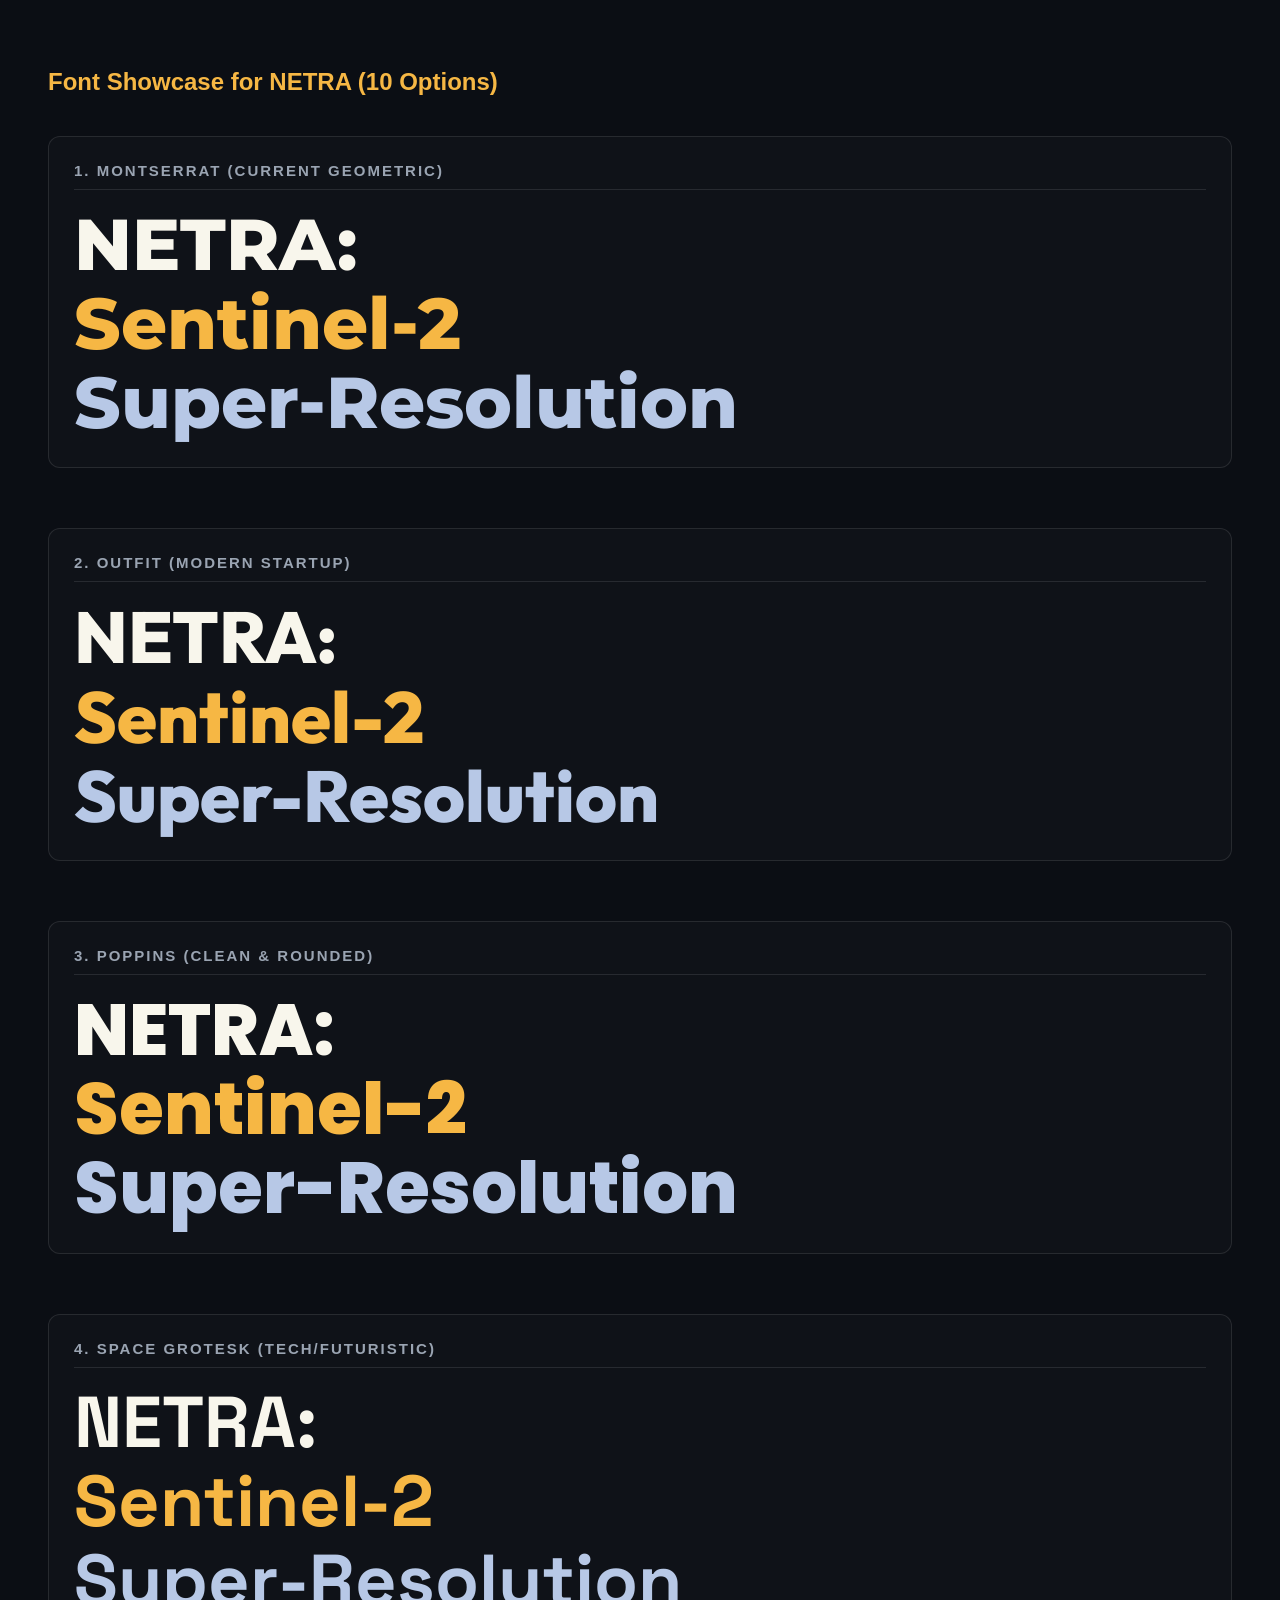
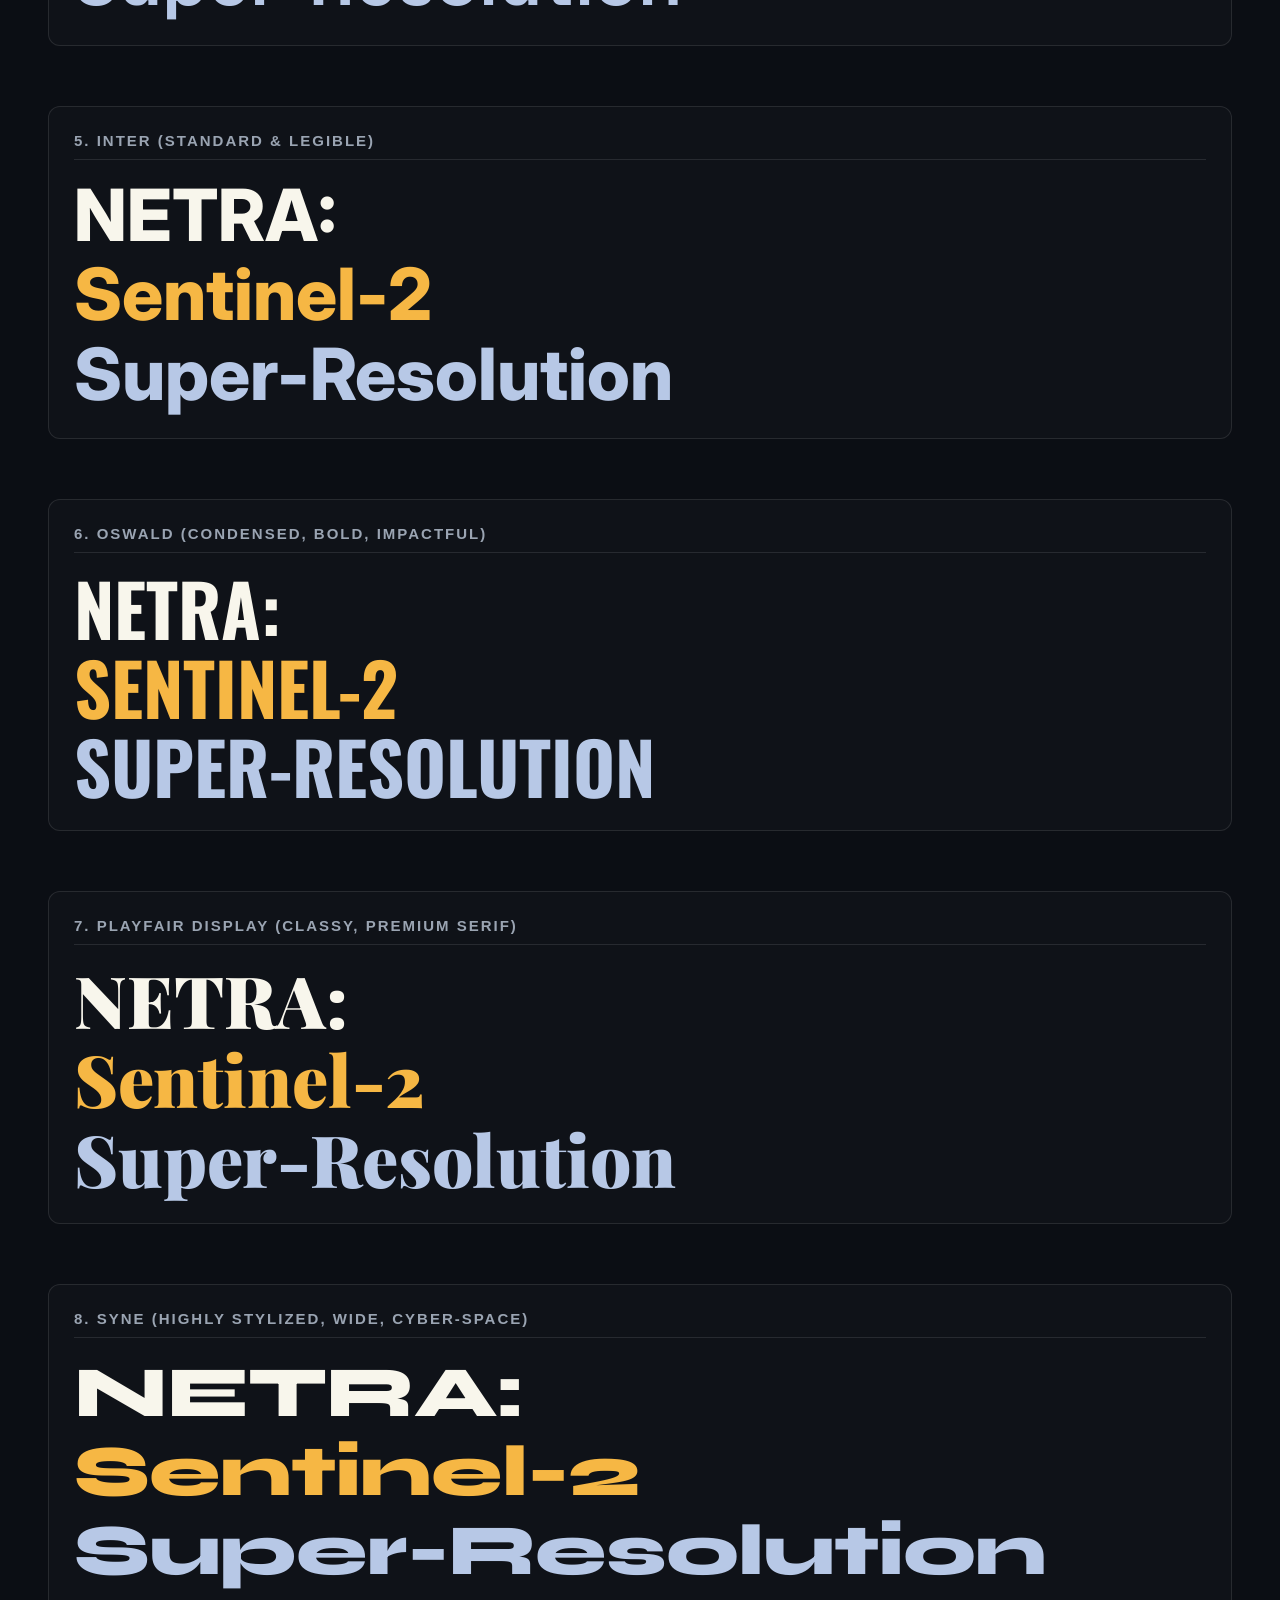
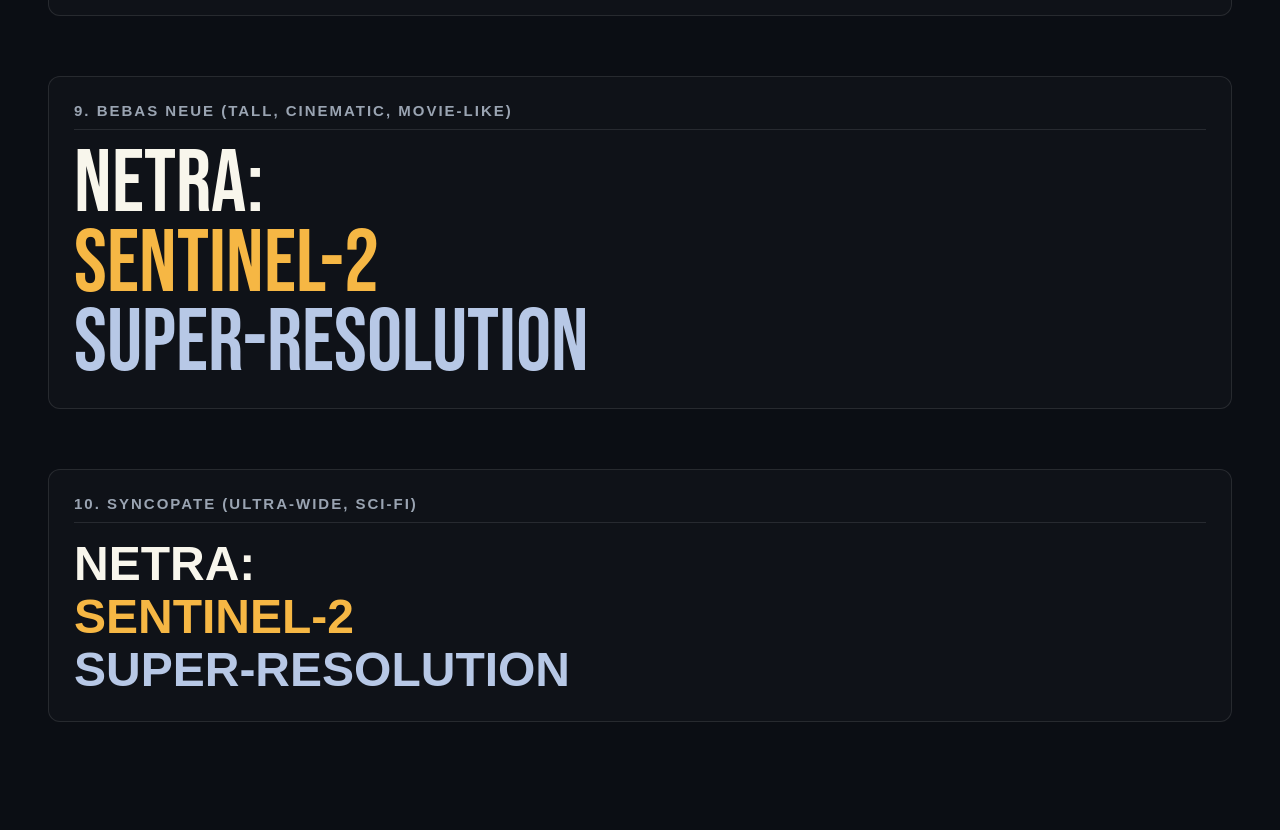
<file: frontend/fonts-preview.html>
<!DOCTYPE html>
<html lang='en'>
<head>
    <meta charset='UTF-8'>
    <title>Font Preview (Extended)</title>
    <link rel='preconnect' href='https://fonts.googleapis.com'>
    <link rel='preconnect' href='https://fonts.gstatic.com' crossorigin>
    <link href='https://fonts.googleapis.com/css2?family=Montserrat:wght@800&family=Outfit:wght@800&family=Poppins:wght@800&family=Space+Grotesk:wght@700&family=Inter:wght@800&family=Oswald:wght@700&family=Playfair+Display:wght@700;900&family=Syne:wght@700;800&family=Bebas+Neue&family=Syncopate:wght@700&display=swap' rel='stylesheet'>
    <style>
        body { background: #0B0E14; color: #fff; font-family: sans-serif; padding: 40px; }
        .preview-box { margin-bottom: 60px; padding: 25px; border: 1px solid rgba(255,255,255,0.1); border-radius: 12px; background: rgba(255,255,255,0.02); }
        .font-name { font-size: 15px; color: #9AA4B2; margin-bottom: 15px; text-transform: uppercase; letter-spacing: 2px; font-weight: bold; border-bottom: 1px solid rgba(255,255,255,0.1); padding-bottom: 10px; }
        .title { font-size: 4.5rem; line-height: 1.1; margin: 0; color: #F8F6EC; }
        .gold { color: #F6B744; }
        .blue { color: #B7C8E6; }
        
        .f-montserrat { font-family: 'Montserrat', sans-serif; font-weight: 800; }
        .f-outfit { font-family: 'Outfit', sans-serif; font-weight: 800; }
        .f-poppins { font-family: 'Poppins', sans-serif; font-weight: 800; }
        .f-space { font-family: 'Space Grotesk', sans-serif; font-weight: 700; }
        .f-inter { font-family: 'Inter', sans-serif; font-weight: 800; }
        
        .f-oswald { font-family: 'Oswald', sans-serif; font-weight: 700; text-transform: uppercase; }
        .f-playfair { font-family: 'Playfair Display', serif; font-weight: 900; }
        .f-syne { font-family: 'Syne', sans-serif; font-weight: 800; letter-spacing: -1px; }
        .f-bebas { font-family: 'Bebas Neue', sans-serif; font-size: 5.5rem; line-height: 0.9; }
        .f-syncopate { font-family: 'Syncopate', sans-serif; font-weight: 700; font-size: 3rem; text-transform: uppercase; }
    </style>
</head>
<body>
    <h2 style='color: #F6B744; margin-bottom: 40px;'>Font Showcase for NETRA (10 Options)</h2>

    <div class='preview-box'>
        <div class='font-name'>1. Montserrat (Current Geometric)</div>
        <div class='title f-montserrat'>NETRA:<br><span class='gold'>Sentinel-2</span><br><span class='blue'>Super-Resolution</span></div>
    </div>
    <div class='preview-box'>
        <div class='font-name'>2. Outfit (Modern Startup)</div>
        <div class='title f-outfit'>NETRA:<br><span class='gold'>Sentinel-2</span><br><span class='blue'>Super-Resolution</span></div>
    </div>
    <div class='preview-box'>
        <div class='font-name'>3. Poppins (Clean & Rounded)</div>
        <div class='title f-poppins'>NETRA:<br><span class='gold'>Sentinel-2</span><br><span class='blue'>Super-Resolution</span></div>
    </div>
    <div class='preview-box'>
        <div class='font-name'>4. Space Grotesk (Tech/Futuristic)</div>
        <div class='title f-space'>NETRA:<br><span class='gold'>Sentinel-2</span><br><span class='blue'>Super-Resolution</span></div>
    </div>
    <div class='preview-box'>
        <div class='font-name'>5. Inter (Standard & Legible)</div>
        <div class='title f-inter'>NETRA:<br><span class='gold'>Sentinel-2</span><br><span class='blue'>Super-Resolution</span></div>
    </div>
    
    <!-- New Options -->
    <div class='preview-box'>
        <div class='font-name'>6. Oswald (Condensed, Bold, Impactful)</div>
        <div class='title f-oswald'>NETRA:<br><span class='gold'>Sentinel-2</span><br><span class='blue'>Super-Resolution</span></div>
    </div>
    <div class='preview-box'>
        <div class='font-name'>7. Playfair Display (Classy, Premium Serif)</div>
        <div class='title f-playfair'>NETRA:<br><span class='gold'>Sentinel-2</span><br><span class='blue'>Super-Resolution</span></div>
    </div>
    <div class='preview-box'>
        <div class='font-name'>8. Syne (Highly Stylized, Wide, Cyber-Space)</div>
        <div class='title f-syne'>NETRA:<br><span class='gold'>Sentinel-2</span><br><span class='blue'>Super-Resolution</span></div>
    </div>
    <div class='preview-box'>
        <div class='font-name'>9. Bebas Neue (Tall, Cinematic, Movie-like)</div>
        <div class='title f-bebas'>NETRA:<br><span class='gold'>Sentinel-2</span><br><span class='blue'>Super-Resolution</span></div>
    </div>
    <div class='preview-box'>
        <div class='font-name'>10. Syncopate (Ultra-Wide, Sci-Fi)</div>
        <div class='title f-syncopate'>NETRA:<br><span class='gold'>Sentinel-2</span><br><span class='blue'>Super-Resolution</span></div>
    </div>
</body>
</html>
</file>
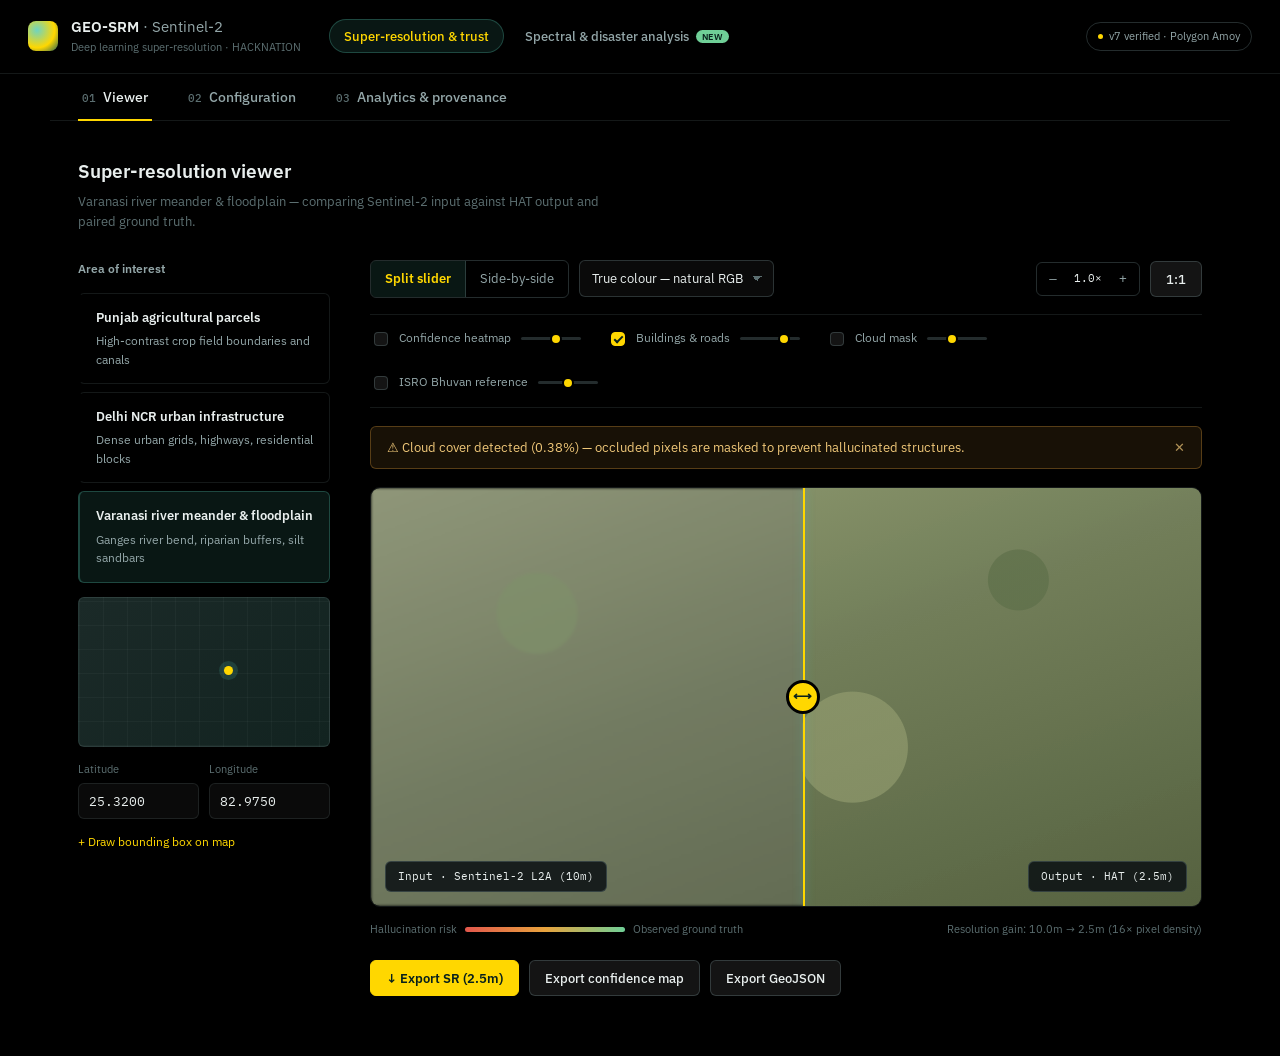
<file: frontend/geo-srm-redesign-v4.html>
<!DOCTYPE html>
<html lang="en">
<head>
<meta charset="UTF-8">
<title>GEO-SRM · Sentinel-2 — Redesign v2</title>
<link rel="preconnect" href="https://fonts.googleapis.com">
<link href="https://fonts.googleapis.com/css2?family=IBM+Plex+Sans:wght@400;500;600&family=IBM+Plex+Mono:wght@400;500&display=swap" rel="stylesheet">
<style>
  :root{
    --bg:#000000;
    --panel:#0A0A0A;
    --panel-raised:#141414;
    --border:rgba(140,170,172,0.14);
    --border-strong:rgba(140,170,172,0.26);
    --text-1:#E9EFEE;
    --text-2:#93A6A8;
    --text-3:#5C6F71;
    --accent:#FFD700;
    --accent-soft:rgba(79,184,166,0.12);
    --warn:#E8A33D;
    --warn-soft:rgba(232,163,61,0.10);
    --risk:#E2574C;
    --good:#6FCF97;
    --radius:10px;
    --radius-sm:6px;
    --sans:'IBM Plex Sans', -apple-system, sans-serif;
    --mono:'IBM Plex Mono', ui-monospace, monospace;
    --maxw:1180px;
  }
  *{box-sizing:border-box;}
  html,body{margin:0;padding:0;}
  body{
    background:var(--bg);color:var(--text-1);font-family:var(--sans);
    font-size:14px;line-height:1.55;-webkit-font-smoothing:antialiased;
  }
  ::selection{background:var(--accent-soft);}

  /* ---------- Header ---------- */
  header{
    display:flex;align-items:center;justify-content:space-between;
    padding:16px 28px;border-bottom:1px solid var(--border);
  }
  .brand{display:flex;align-items:center;gap:13px;}
  .brand-mark{
    width:30px;height:30px;border-radius:8px;flex-shrink:0;
    background:radial-gradient(circle at 30% 30%, #6ED4C2, var(--accent) 60%, #276456);
  }
  .brand-text h1{margin:0;font-size:14.5px;font-weight:600;}
  .brand-text h1 span{color:var(--text-2);font-weight:400;}
  .brand-text p{margin:1px 0 0;font-size:11px;color:var(--text-3);}
  .badge{
    display:flex;align-items:center;gap:6px;padding:5px 11px;border-radius:20px;
    font-size:11px;color:var(--text-2);border:1px solid var(--border-strong);
  }
  .badge .dot{width:5px;height:5px;border-radius:50%;background:var(--accent);}

  /* ---------- Tab nav ---------- */
  nav.tabs{
    display:flex;gap:6px;padding:0 28px;border-bottom:1px solid var(--border);
    max-width:var(--maxw);margin:0 auto;
  }
  nav.tabs button{
    font-family:var(--sans);background:none;border:none;color:var(--text-2);
    font-size:13.5px;font-weight:500;padding:14px 4px;margin-right:26px;
    cursor:pointer;position:relative;
  }
  nav.tabs button.active{color:var(--text-1);}
  nav.tabs button.active::after{
    content:"";position:absolute;left:0;right:0;bottom:-1px;height:2px;background:var(--accent);
  }
  nav.tabs button .n{
    font-family:var(--mono);font-size:10.5px;color:var(--text-3);margin-right:7px;
  }

  .page{display:none;max-width:var(--maxw);margin:0 auto;padding:36px 28px 60px;}
  .page.active{display:block;}

  /* ---------- Viewer page layout (AOI rail + main viewer) ---------- */
  .viewer-layout{display:grid;grid-template-columns:252px 1fr;gap:40px;}
  @media (max-width:900px){.viewer-layout{grid-template-columns:1fr;}}
  .aoi-rail h3{font-size:12px;font-weight:600;margin:0 0 14px;color:var(--text-2);text-transform:none;}

  .page-head{margin-bottom:28px;}
  .page-head h2{margin:0 0 6px;font-size:19px;font-weight:600;}
  .page-head p{margin:0;font-size:13px;color:var(--text-3);max-width:560px;}

  /* ---------- Viewer page ---------- */
  .toolbar{
    display:flex;align-items:center;justify-content:space-between;flex-wrap:wrap;gap:12px;
    margin-bottom:16px;
  }
  .toolbar-left,.toolbar-right{display:flex;align-items:center;gap:10px;flex-wrap:wrap;}
  select{
    background:var(--panel);border:1px solid var(--border-strong);border-radius:var(--radius-sm);
    padding:9px 30px 9px 12px;color:var(--text-1);font-family:var(--sans);font-size:13px;
    appearance:none;
    background-image:linear-gradient(45deg,transparent 50%,var(--text-3) 50%),linear-gradient(135deg,var(--text-3) 50%,transparent 50%);
    background-position:calc(100% - 16px) center, calc(100% - 11px) center;
    background-size:5px 5px,5px 5px;background-repeat:no-repeat;
  }
  .toggle-group{display:flex;border:1px solid var(--border-strong);border-radius:var(--radius-sm);overflow:hidden;}
  .toggle-group span{padding:8px 14px;font-size:12.5px;color:var(--text-2);cursor:pointer;}
  .toggle-group span.active{background:var(--accent-soft);color:var(--accent);font-weight:600;}
  .toggle-group span:not(:last-child){border-right:1px solid var(--border-strong);}
  .btn{
    font-family:var(--sans);font-size:12.5px;font-weight:500;padding:9px 15px;
    border-radius:var(--radius-sm);border:1px solid var(--border-strong);
    background:var(--panel-raised);color:var(--text-1);cursor:pointer;
  }
  .btn:hover{border-color:var(--accent);}
  .btn-primary{background:var(--accent);color:#08211C;border-color:var(--accent);font-weight:600;}
  .zoom-group{display:flex;align-items:center;gap:2px;border:1px solid var(--border-strong);border-radius:var(--radius-sm);padding:3px;}
  .zoom-group button{width:26px;height:26px;border:none;background:transparent;color:var(--text-2);border-radius:4px;cursor:pointer;}
  .zoom-group .zval{font-family:var(--mono);font-size:11px;padding:0 6px;}

  .layers-row{
    display:flex;gap:24px;flex-wrap:wrap;padding:14px 0;
    border-top:1px solid var(--border);border-bottom:1px solid var(--border);margin-bottom:18px;
  }
  .layer-toggle{display:flex;align-items:center;gap:8px;font-size:12px;color:var(--text-2);}
  .layer-toggle input[type=checkbox]{
    appearance:none;width:14px;height:14px;border-radius:4px;border:1px solid var(--border-strong);
    background:var(--panel-raised);cursor:pointer;position:relative;
  }
  .layer-toggle input[type=checkbox]:checked{background:var(--accent);border-color:var(--accent);}
  .layer-toggle input[type=checkbox]:checked::after{
    content:"";position:absolute;left:4px;top:1px;width:3px;height:7px;
    border:solid #08211C;border-width:0 2px 2px 0;transform:rotate(45deg);
  }
  .layer-toggle .opac{width:60px;}
  input[type=range]{-webkit-appearance:none;height:3px;border-radius:2px;background:var(--border-strong);outline:none;}
  input[type=range]::-webkit-slider-thumb{-webkit-appearance:none;width:12px;height:12px;border-radius:50%;background:var(--accent);cursor:pointer;border:2px solid #000000;}

  .alert{
    padding:11px 16px;border-radius:var(--radius-sm);background:var(--warn-soft);
    border:1px solid rgba(232,163,61,.3);display:flex;align-items:center;gap:10px;
    font-size:12.5px;color:#F0C879;margin-bottom:18px;
  }
  .alert .x{margin-left:auto;cursor:pointer;opacity:.7;}

  .viewer{
    display:grid;grid-template-columns:1fr 1fr 1fr;gap:1px;background:var(--border);
    border-radius:var(--radius);overflow:hidden;border:1px solid var(--border);
  }
  .pane{background:var(--panel);}
  .pane-head{padding:11px 14px;font-size:12px;color:var(--text-2);border-bottom:1px solid var(--border);display:flex;justify-content:space-between;}
  .pane-head b{color:var(--text-1);font-weight:600;}
  .pane-img{height:320px;}
  .tex1{background:radial-gradient(circle at 20% 30%, rgba(120,150,90,.55) 0 40px, transparent 41px),radial-gradient(circle at 60% 65%, rgba(150,160,110,.5) 0 55px, transparent 56px),radial-gradient(circle at 80% 20%, rgba(90,110,70,.5) 0 30px, transparent 31px),linear-gradient(160deg,#8F9A6E,#6F7C55 45%,#54613F);filter:saturate(.75) contrast(.9) blur(1.5px);}
  .tex2{background:radial-gradient(circle at 22% 32%, rgba(120,150,90,.65) 0 40px, transparent 41px),radial-gradient(circle at 58% 62%, rgba(150,160,110,.6) 0 55px, transparent 56px),radial-gradient(circle at 78% 22%, rgba(90,110,70,.6) 0 30px, transparent 31px),linear-gradient(160deg,#94A072,#727F58 45%,#576440);filter:saturate(.9) contrast(1.05);}
  .tex3{background:radial-gradient(circle at 24% 34%, rgba(110,120,95,.6) 0 38px, transparent 39px),radial-gradient(circle at 55% 60%, rgba(160,150,120,.55) 0 60px, transparent 61px),linear-gradient(160deg,#8D8975,#6D6C5B 45%,#524F42);filter:saturate(.8) contrast(1);}
  .pane-foot{padding:9px 14px;display:flex;justify-content:space-between;font-family:var(--mono);font-size:10.5px;color:var(--text-3);border-top:1px solid var(--border);}

  .scale-bar{margin-top:18px;display:flex;flex-direction:column;gap:8px;}
  .scale-bar .grad{height:6px;border-radius:3px;background:linear-gradient(90deg,var(--risk),var(--warn),var(--good));}
  .scale-bar .labels{display:flex;justify-content:space-between;font-size:10.5px;color:var(--text-3);}

  .export-row{display:flex;gap:10px;margin-top:22px;}

  /* ---------- Configuration page ---------- */
  .config-grid{display:grid;grid-template-columns:1fr 1fr;gap:56px;}
  @media (max-width:820px){.config-grid{grid-template-columns:1fr;}}
  .config-col h3{font-size:13px;font-weight:600;margin:0 0 16px;color:var(--text-1);}
  .aoi-card{
    padding:14px 16px;border-radius:var(--radius-sm);border:1px solid var(--border);
    border-left:2px solid transparent;cursor:pointer;margin-bottom:8px;
  }
  .aoi-card:hover{border-color:var(--border-strong);}
  .aoi-card.active{border-left-color:var(--accent);background:var(--accent-soft);border-color:rgba(79,184,166,.3);}
  .aoi-card h4{margin:0 0 4px;font-size:13px;font-weight:600;}
  .aoi-card p{margin:0;font-size:12px;color:var(--text-2);}
  .map-preview{
    height:150px;border-radius:var(--radius-sm);margin-top:14px;position:relative;overflow:hidden;
    border:1px solid var(--border);
    background:repeating-linear-gradient(0deg, rgba(255,255,255,.03) 0 1px, transparent 1px 24px),repeating-linear-gradient(90deg, rgba(255,255,255,.03) 0 1px, transparent 1px 24px),linear-gradient(135deg,#1B2A28,#122320);
  }
  .map-preview .pin{position:absolute;top:46%;left:58%;width:9px;height:9px;border-radius:50%;background:var(--accent);box-shadow:0 0 0 5px rgba(79,184,166,.18);}
  .coord-row{display:flex;gap:10px;margin-top:14px;}
  .field{flex:1;}
  .field label{display:block;font-size:11px;color:var(--text-3);margin-bottom:5px;}
  .field input{width:100%;background:var(--panel);border:1px solid var(--border);border-radius:var(--radius-sm);padding:9px 10px;color:var(--text-1);font-family:var(--mono);font-size:12.5px;}
  .link-action{font-size:12px;color:var(--accent);cursor:pointer;margin-top:14px;display:inline-block;}

  .form-group{margin-bottom:20px;}
  .form-group label{display:block;font-size:12px;color:var(--text-2);margin-bottom:7px;}
  .form-group select{width:100%;padding:10px 30px 10px 12px;}
  .slider-row{display:flex;align-items:center;justify-content:space-between;margin-bottom:8px;}
  .slider-row label{margin:0;font-size:12px;color:var(--text-2);}
  .slider-row .val{font-family:var(--mono);font-size:12px;color:var(--accent);}
  .form-group input[type=range]{width:100%;}

  /* ---------- Analytics page ---------- */
  .analytics-section{padding:28px 0;border-bottom:1px solid var(--border);}
  .analytics-section:first-child{padding-top:0;}
  .analytics-section:last-child{border-bottom:none;}
  .sec-title{display:flex;align-items:baseline;justify-content:space-between;margin-bottom:18px;}
  .sec-title h3{margin:0;font-size:14.5px;font-weight:600;}
  .sec-title span{font-size:11.5px;color:var(--text-3);}
  .stat-row{display:flex;gap:0;flex-wrap:wrap;}
  .stat{flex:1;min-width:130px;padding:0 24px;border-left:1px solid var(--border);}
  .stat:first-child{padding-left:0;border-left:none;}
  .stat .v{font-family:var(--mono);font-size:24px;font-weight:500;color:var(--text-1);}
  .stat .v.good{color:var(--good);}
  .stat .l{font-size:11.5px;color:var(--text-3);margin-top:5px;}
  .sec-note{font-size:13px;color:var(--text-2);max-width:640px;margin-top:18px;line-height:1.6;}
  .kv-strip{display:flex;gap:36px;margin-top:16px;flex-wrap:wrap;}
  .kv-strip div{font-size:12px;color:var(--text-3);}
  .kv-strip div b{display:block;color:var(--text-1);font-family:var(--mono);font-size:13px;font-weight:500;margin-top:3px;}

  .pipeline-grid{display:grid;grid-template-columns:repeat(4,1fr);gap:1px;background:var(--border);border:1px solid var(--border);border-radius:var(--radius);overflow:hidden;margin-top:4px;}
  @media (max-width:820px){.pipeline-grid{grid-template-columns:repeat(2,1fr);}}
  .pcell{background:var(--panel);padding:15px 16px;}
  .pcell .l{font-size:10.5px;color:var(--text-3);margin-bottom:6px;}
  .pcell .v{font-family:var(--mono);font-size:12.5px;color:var(--text-1);line-height:1.5;}
  .chain-row{
    display:flex;align-items:center;justify-content:space-between;flex-wrap:wrap;gap:12px;
    margin-top:16px;padding:14px 16px;border:1px solid var(--border);border-radius:var(--radius-sm);
  }
  .chain-row p{margin:0;font-size:12px;color:var(--text-2);}
  .chain-row p b{color:var(--text-1);font-weight:600;}

  /* ---------- Mode pills (header) ---------- */
  .mode-pills{display:flex;gap:6px;}
  .mode-pill{
    display:flex;align-items:center;gap:7px;padding:8px 14px;border-radius:20px;
    font-size:12.5px;font-weight:500;color:var(--text-2);border:1px solid transparent;
    cursor:pointer;background:transparent;font-family:var(--sans);
  }
  .mode-pill.active{background:var(--accent-soft);color:var(--accent);border-color:rgba(79,184,166,.3);}
  .mode-pill .tag-new{
    font-size:9px;font-weight:600;color:#08211C;background:var(--good);
    padding:1px 6px;border-radius:8px;letter-spacing:.3px;
  }

  /* ---------- Split slider comparison ---------- */
  .split-view{
    position:relative;height:420px;border-radius:var(--radius);overflow:hidden;
    border:1px solid var(--border);user-select:none;
  }
  .split-view .layer{position:absolute;inset:0;}
  .split-view .layer.over{clip-path:inset(0 0 0 52%);}
  .split-handle{position:absolute;top:0;bottom:0;left:52%;width:0;pointer-events:none;}
  .split-handle::before{
    content:"";position:absolute;top:0;bottom:0;left:0;width:2px;background:var(--accent);
    box-shadow:0 0 10px rgba(79,184,166,.6);
  }
  .split-grip{
    position:absolute;top:50%;left:0;transform:translate(-50%,-50%);
    width:34px;height:34px;border-radius:50%;background:var(--accent);color:#08211C;
    display:flex;align-items:center;justify-content:center;font-size:13px;font-weight:600;
    cursor:ew-resize;pointer-events:all;border:3px solid var(--bg);
  }
  .split-tag{
    position:absolute;bottom:14px;padding:6px 12px;border-radius:6px;
    background:rgba(13,19,21,.88);font-size:11px;color:var(--text-1);
    border:1px solid var(--border-strong);font-family:var(--mono);
  }
  .split-tag.left{left:14px;}
  .split-tag.right{right:14px;}
  .split-legend{
    display:flex;align-items:center;justify-content:space-between;flex-wrap:wrap;gap:10px;
    margin-top:14px;font-size:11px;color:var(--text-3);
  }
  .split-legend .grad-inline{width:160px;height:5px;border-radius:3px;background:linear-gradient(90deg,var(--risk),var(--warn),var(--good));}
  .split-legend .legend-l{display:flex;align-items:center;gap:8px;}
</style>
</head>
<body>

<header>
  <div style="display:flex;align-items:center;gap:28px;">
    <div class="brand">
      <div class="brand-mark"></div>
      <div class="brand-text">
        <h1>GEO-SRM <span>· Sentinel-2</span></h1>
        <p>Deep learning super-resolution · HACKNATION</p>
      </div>
    </div>
    <div class="mode-pills">
      <button class="mode-pill active" data-mode="sr">Super-resolution &amp; trust</button>
      <button class="mode-pill" data-mode="spectral">Spectral &amp; disaster analysis <span class="tag-new">NEW</span></button>
    </div>
  </div>
  <div class="badge"><span class="dot"></span> v7 verified · Polygon Amoy</div>
</header>

<nav class="tabs">
  <button class="active" data-page="viewer"><span class="n">01</span>Viewer</button>
  <button data-page="config"><span class="n">02</span>Configuration</button>
  <button data-page="analytics"><span class="n">03</span>Analytics &amp; provenance</button>
</nav>

<!-- ============ PAGE 1: VIEWER ============ -->
<section class="page active" id="page-viewer">
  <div class="page-head">
    <h2>Super-resolution viewer</h2>
    <p>Varanasi river meander &amp; floodplain — comparing Sentinel-2 input against HAT output and paired ground truth.</p>
  </div>

  <div class="viewer-layout">
  <div class="aoi-rail">
    <h3>Area of interest</h3>
    <div class="aoi-card">
      <h4>Punjab agricultural parcels</h4>
      <p>High-contrast crop field boundaries and canals</p>
    </div>
    <div class="aoi-card">
      <h4>Delhi NCR urban infrastructure</h4>
      <p>Dense urban grids, highways, residential blocks</p>
    </div>
    <div class="aoi-card active">
      <h4>Varanasi river meander &amp; floodplain</h4>
      <p>Ganges river bend, riparian buffers, silt sandbars</p>
    </div>
    <div class="map-preview"><div class="pin"></div></div>
    <div class="coord-row">
      <div class="field"><label>Latitude</label><input value="25.3200"></div>
      <div class="field"><label>Longitude</label><input value="82.9750"></div>
    </div>
    <span class="link-action">+ Draw bounding box on map</span>
  </div>

  <div class="viewer-main">
  <div class="toolbar">
    <div class="toolbar-left">
      <div class="toggle-group" id="view-toggle">
        <span class="active" data-view="split">Split slider</span>
        <span data-view="grid">Side-by-side</span>
      </div>
      <select><option>True colour — natural RGB</option></select>
    </div>
    <div class="toolbar-right">
      <div class="zoom-group"><button>–</button><span class="zval">1.0×</span><button>+</button></div>
      <button class="btn">1:1</button>
    </div>
  </div>

  <div class="layers-row">
    <label class="layer-toggle"><input type="checkbox"> Confidence heatmap <input type="range" class="opac" value="60"></label>
    <label class="layer-toggle"><input type="checkbox" checked> Buildings &amp; roads <input type="range" class="opac" value="80"></label>
    <label class="layer-toggle"><input type="checkbox"> Cloud mask <input type="range" class="opac" value="40"></label>
    <label class="layer-toggle"><input type="checkbox"> ISRO Bhuvan reference <input type="range" class="opac" value="50"></label>
  </div>

  <div class="alert">⚠ Cloud cover detected (0.38%) — occluded pixels are masked to prevent hallucinated structures.<span class="x">✕</span></div>

  <!-- Split slider comparison (default) -->
  <div class="split-view" id="split-view">
    <div class="layer base tex1"></div>
    <div class="layer over tex2" id="split-over"></div>
    <div class="split-handle" id="split-handle">
      <div class="split-grip">⟷</div>
    </div>
    <div class="split-tag left">Input · Sentinel-2 L2A (10m)</div>
    <div class="split-tag right">Output · HAT (2.5m)</div>
  </div>
  <div class="split-legend">
    <div class="legend-l"><span>Hallucination risk</span><div class="grad-inline"></div><span>Observed ground truth</span></div>
    <span>Resolution gain: 10.0m → 2.5m (16× pixel density)</span>
  </div>

  <!-- Side-by-side 3-pane comparison (alternate) -->
  <div class="viewer" id="grid-view" style="display:none;margin-top:0;">
    <div class="pane">
      <div class="pane-head">Input <b>Sentinel-2 L2A · 10m</b></div>
      <div class="pane-img tex1"></div>
      <div class="pane-foot"><span>128 × 128 px</span><span>LR source</span></div>
    </div>
    <div class="pane">
      <div class="pane-head">Output <b>HAT · 2.5m</b></div>
      <div class="pane-img tex2"></div>
      <div class="pane-foot"><span>512 × 512 px</span><span>4× / 16× density</span></div>
    </div>
    <div class="pane">
      <div class="pane-head">Reference <b>Ground truth · 1.5m</b></div>
      <div class="pane-img tex3"></div>
      <div class="pane-foot"><span>SPOT 6/7 optical</span><span>Paired ground truth</span></div>
    </div>
  </div>

  <div class="export-row">
    <button class="btn btn-primary">↓ Export SR (2.5m)</button>
    <button class="btn">Export confidence map</button>
    <button class="btn">Export GeoJSON</button>
  </div>
  </div><!-- /viewer-main -->
  </div><!-- /viewer-layout -->
</section>

<!-- ============ PAGE: SPECTRAL & DISASTER ANALYSIS (placeholder) ============ -->
<section class="page" id="page-spectral">
  <div class="page-head">
    <h2>Spectral &amp; disaster analysis</h2>
    <p>NDVI, burn scars, flood extent and change detection on the same super-resolved Sentinel-2 stack.</p>
  </div>
  <div style="border:1px dashed var(--border-strong);border-radius:var(--radius);padding:48px 24px;text-align:center;color:var(--text-3);font-size:13px;">
    This module is coming soon — it will reuse the AOI and HAT output from the Super-resolution tab.
  </div>
</section>

<!-- ============ PAGE 2: CONFIGURATION ============ -->
<section class="page" id="page-config">
  <div class="page-head">
    <h2>Configuration</h2>
    <p>Set up the inference engine before running super-resolution. Area selection now lives in the Viewer tab.</p>
  </div>

  <div class="config-grid" style="grid-template-columns:1fr;max-width:480px;">
    <div class="config-col">
      <h3>Model &amp; inference engine</h3>
      <div class="form-group">
        <label>Architecture</label>
        <select><option>HAT — Hybrid Attention Transformer</option></select>
      </div>
      <div class="form-group">
        <label>Target resolution</label>
        <select><option>4× upscaling — 10.0m → 2.5m (sub-4m GSD)</option></select>
      </div>
      <div class="form-group">
        <label>Acquisition mode</label>
        <div class="toggle-group" style="width:100%;">
          <span class="active" style="flex:1;text-align:center;">Single pass</span>
          <span style="flex:1;text-align:center;">Multi-temporal (3-pass)</span>
        </div>
      </div>
      <div class="form-group">
        <div class="slider-row"><label>MC-dropout passes</label><span class="val">8 passes</span></div>
        <input type="range" min="1" max="16" value="8">
      </div>
      <span class="link-action">↑ Upload custom GeoTIFF / tile</span>
    </div>
  </div>
</section>

<!-- ============ PAGE 3: ANALYTICS ============ -->
<section class="page" id="page-analytics">
  <div class="page-head">
    <h2>Analytics &amp; provenance</h2>
    <p>Uncertainty, validation against ground truth, detected infrastructure, and the inference chain of custody.</p>
  </div>

  <div class="analytics-section">
    <div class="sec-title"><h3>Hallucination &amp; uncertainty</h3><span>Scientific trust verification</span></div>
    <div class="stat-row">
      <div class="stat"><div class="v good">97.66%</div><div class="l">Avg. confidence score</div></div>
      <div class="stat"><div class="v">0</div><div class="l">MC-dropout variance</div></div>
      <div class="stat"><div class="v">0.84°</div><div class="l">Spectral angle (SAM)</div></div>
      <div class="stat"><div class="v">0.0008</div><div class="l">Cycle-consistency MAE</div></div>
    </div>
    <p class="sec-note">Verified via ESA opensr-test and Monte-Carlo dropout variance, so judges can check whether fine boundaries are physically observed by Sentinel-2 or synthesised by the model.</p>
  </div>

  <div class="analytics-section">
    <div class="sec-title"><h3>Validation vs. HR reference</h3><span>Paired ground truth</span></div>
    <div class="stat-row">
      <div class="stat"><div class="v">12.81 dB</div><div class="l">PSNR vs HR reference</div></div>
      <div class="stat"><div class="v">0.0742</div><div class="l">SSIM structure index</div></div>
      <div class="stat"><div class="v">17.45</div><div class="l">ERGAS synthesis error</div></div>
      <div class="stat"><div class="v">912 ms</div><div class="l">Inference latency (CPU)</div></div>
    </div>
    <div class="kv-strip">
      <div>AROSICS shift (x, y)<b>−32px, −32px</b></div>
      <div>Reference source<b>WorldStrat · SPOT 1.5m</b></div>
      <div>Last validated<b>2026-09-14</b></div>
    </div>
  </div>

  <div class="analytics-section">
    <div class="sec-title"><h3>Detected infrastructure</h3><span>Multi-class extraction</span></div>
    <div class="stat-row">
      <div class="stat"><div class="v">572</div><div class="l">Building footprints</div></div>
      <div class="stat"><div class="v">0.65 km</div><div class="l">Road corridors</div></div>
      <div class="stat"><div class="v good">98.2%</div><div class="l">Detection confidence</div></div>
    </div>
    <p class="sec-note">Full vector topology exported as GeoJSON with per-feature confidence metrics for downstream GIS analysis.</p>
  </div>

  <div class="analytics-section">
    <div class="sec-title"><h3>Pipeline verification</h3><span>Live provenance</span></div>
    <div class="pipeline-grid">
      <div class="pcell"><div class="l">Active checkpoint</div><div class="v">hat_worldstrat_x4.onnx</div></div>
      <div class="pcell"><div class="l">Dropout mode</div><div class="v">MC-active · 8 passes</div></div>
      <div class="pcell"><div class="l">Array dimensions</div><div class="v">128×128 → 512×512</div></div>
      <div class="pcell"><div class="l">Stage 2 sharpening</div><div class="v">None (raw output)</div></div>
      <div class="pcell"><div class="l">Ground truth reference</div><div class="v">WorldStrat · SPOT 1.5m</div></div>
      <div class="pcell"><div class="l">Temporal fusion</div><div class="v">Single-pass (default)</div></div>
      <div class="pcell"><div class="l">Blockchain provenance</div><div class="v">v3 · 0x0194ca74…</div></div>
      <div class="pcell"><div class="l">Per-pixel variance</div><div class="v">min 0.0 · max 0.0</div></div>
    </div>
    <div class="chain-row">
      <p>On-chain provenance: <b>sub-11cm geo-tagging</b> · SHA-256 anchored to Polygon Amoy testnet, chain ID 80002</p>
      <button class="btn">View on explorer</button>
    </div>
  </div>
</section>

<script>
  // page tabs (Viewer / Configuration / Analytics)
  document.querySelectorAll('nav.tabs button').forEach(btn=>{
    btn.addEventListener('click',()=>{
      document.querySelectorAll('nav.tabs button').forEach(b=>b.classList.remove('active'));
      document.querySelectorAll('.page').forEach(p=>p.classList.remove('active'));
      btn.classList.add('active');
      document.getElementById('page-'+btn.dataset.page).classList.add('active');
    });
  });

  // header mode pills (Super-resolution vs Spectral & disaster)
  document.querySelectorAll('.mode-pill').forEach(pill=>{
    pill.addEventListener('click',()=>{
      document.querySelectorAll('.mode-pill').forEach(p=>p.classList.remove('active'));
      pill.classList.add('active');
      document.querySelectorAll('nav.tabs button').forEach(b=>b.classList.remove('active'));
      document.querySelectorAll('.page').forEach(p=>p.classList.remove('active'));
      if(pill.dataset.mode==='spectral'){
        document.getElementById('page-spectral').classList.add('active');
      }else{
        document.querySelector('nav.tabs button[data-page="viewer"]').classList.add('active');
        document.getElementById('page-viewer').classList.add('active');
      }
    });
  });

  // split slider vs side-by-side toggle
  document.getElementById('view-toggle').querySelectorAll('span').forEach(s=>{
    s.addEventListener('click',()=>{
      document.getElementById('view-toggle').querySelectorAll('span').forEach(x=>x.classList.remove('active'));
      s.classList.add('active');
      const split=s.dataset.view==='split';
      document.getElementById('split-view').style.display=split?'block':'none';
      document.querySelector('.split-legend').style.display=split?'flex':'none';
      document.getElementById('grid-view').style.display=split?'none':'grid';
    });
  });

  // draggable split handle
  (function(){
    const view=document.getElementById('split-view');
    const handle=document.getElementById('split-handle');
    const over=document.getElementById('split-over');
    let dragging=false;
    function setPct(clientX){
      const rect=view.getBoundingClientRect();
      let pct=((clientX-rect.left)/rect.width)*100;
      pct=Math.max(4,Math.min(96,pct));
      handle.style.left=pct+'%';
      over.style.clipPath='inset(0 0 0 '+pct+'%)';
    }
    handle.addEventListener('mousedown',()=>{dragging=true;});
    window.addEventListener('mouseup',()=>{dragging=false;});
    window.addEventListener('mousemove',(e)=>{if(dragging)setPct(e.clientX);});
    view.addEventListener('click',(e)=>{ if(e.target.closest('.split-grip')) return; setPct(e.clientX); });
  })();

  document.querySelectorAll('.aoi-card').forEach(c=>{
    c.addEventListener('click',()=>{
      document.querySelectorAll('.aoi-card').forEach(x=>x.classList.remove('active'));
      c.classList.add('active');
    });
  });
  document.querySelectorAll('.config-grid .toggle-group, .toolbar-left .toggle-group:not(#view-toggle)').forEach(g=>{
    g.querySelectorAll('span').forEach(s=>{
      s.addEventListener('click',()=>{
        g.querySelectorAll('span').forEach(x=>x.classList.remove('active'));
        s.classList.add('active');
      });
    });
  });
  document.querySelectorAll('input[type=range]').forEach(r=>{
    r.addEventListener('input',()=>{
      const row=r.closest('.slider-row');
      if(row) row.querySelector('.val').textContent = r.value + ' passes';
    });
  });
</script>

</body>
</html>
</file>
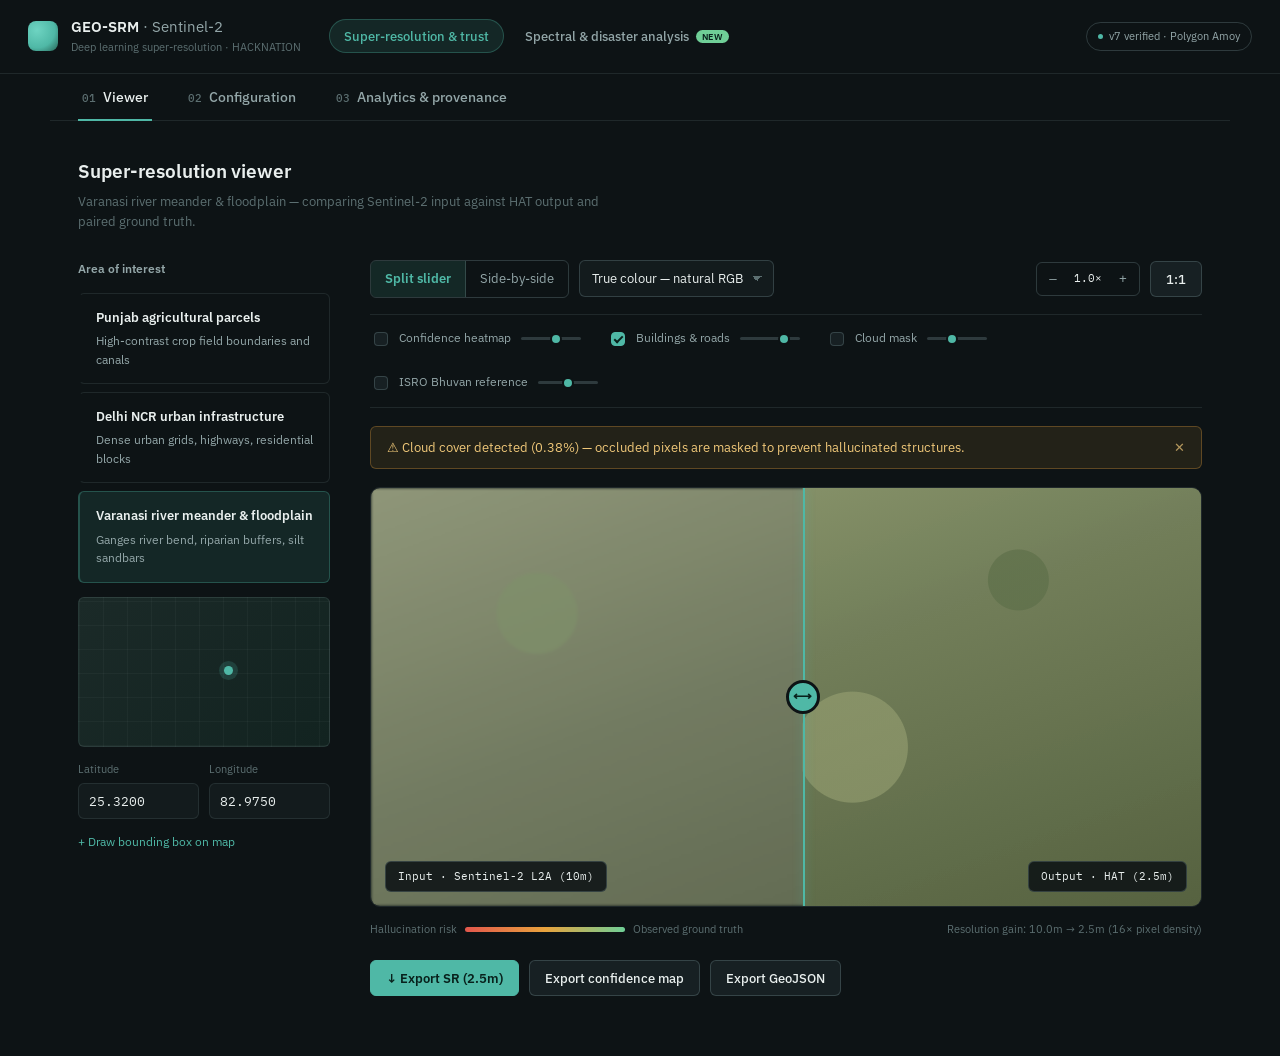
<file: frontend/geo-srm-redesign-v6.html>
<!DOCTYPE html>
<html lang="en">
<head>
<meta charset="UTF-8">
<title>GEO-SRM · Sentinel-2 — Redesign v2</title>
<link rel="preconnect" href="https://fonts.googleapis.com">
<link href="https://fonts.googleapis.com/css2?family=IBM+Plex+Sans:wght@400;500;600&family=IBM+Plex+Mono:wght@400;500&display=swap" rel="stylesheet">
<style>
  :root{
    --bg:#0D1315;
    --panel:#131B1D;
    --panel-raised:#172023;
    --border:rgba(140,170,172,0.14);
    --border-strong:rgba(140,170,172,0.26);
    --text-1:#E9EFEE;
    --text-2:#93A6A8;
    --text-3:#5C6F71;
    --accent:#4FB8A6;
    --accent-soft:rgba(79,184,166,0.12);
    --warn:#E8A33D;
    --warn-soft:rgba(232,163,61,0.10);
    --risk:#E2574C;
    --good:#6FCF97;
    --radius:10px;
    --radius-sm:6px;
    --sans:'IBM Plex Sans', -apple-system, sans-serif;
    --mono:'IBM Plex Mono', ui-monospace, monospace;
    --maxw:1180px;
  }
  *{box-sizing:border-box;}
  html,body{margin:0;padding:0;}
  body{
    background:var(--bg);color:var(--text-1);font-family:var(--sans);
    font-size:14px;line-height:1.55;-webkit-font-smoothing:antialiased;
  }
  ::selection{background:var(--accent-soft);}

  /* ---------- Header ---------- */
  header{
    display:flex;align-items:center;justify-content:space-between;
    padding:16px 28px;border-bottom:1px solid var(--border);
  }
  .brand{display:flex;align-items:center;gap:13px;}
  .brand-mark{
    width:30px;height:30px;border-radius:8px;flex-shrink:0;
    background:radial-gradient(circle at 30% 30%, #6ED4C2, var(--accent) 60%, #276456);
  }
  .brand-text h1{margin:0;font-size:14.5px;font-weight:600;}
  .brand-text h1 span{color:var(--text-2);font-weight:400;}
  .brand-text p{margin:1px 0 0;font-size:11px;color:var(--text-3);}
  .badge{
    display:flex;align-items:center;gap:6px;padding:5px 11px;border-radius:20px;
    font-size:11px;color:var(--text-2);border:1px solid var(--border-strong);
  }
  .badge .dot{width:5px;height:5px;border-radius:50%;background:var(--accent);}

  /* ---------- Tab nav ---------- */
  nav.tabs{
    display:flex;gap:6px;padding:0 28px;border-bottom:1px solid var(--border);
    max-width:var(--maxw);margin:0 auto;
  }
  nav.tabs button{
    font-family:var(--sans);background:none;border:none;color:var(--text-2);
    font-size:13.5px;font-weight:500;padding:14px 4px;margin-right:26px;
    cursor:pointer;position:relative;
  }
  nav.tabs button.active{color:var(--text-1);}
  nav.tabs button.active::after{
    content:"";position:absolute;left:0;right:0;bottom:-1px;height:2px;background:var(--accent);
  }
  nav.tabs button .n{
    font-family:var(--mono);font-size:10.5px;color:var(--text-3);margin-right:7px;
  }

  .page{display:none;max-width:var(--maxw);margin:0 auto;padding:36px 28px 60px;}
  .page.active{display:block;}

  /* ---------- Viewer page layout (AOI rail + main viewer) ---------- */
  .viewer-layout{display:grid;grid-template-columns:252px 1fr;gap:40px;}
  @media (max-width:900px){.viewer-layout{grid-template-columns:1fr;}}
  .aoi-rail h3{font-size:12px;font-weight:600;margin:0 0 14px;color:var(--text-2);text-transform:none;}

  .page-head{margin-bottom:28px;}
  .page-head h2{margin:0 0 6px;font-size:19px;font-weight:600;}
  .page-head p{margin:0;font-size:13px;color:var(--text-3);max-width:560px;}

  /* ---------- Viewer page ---------- */
  .toolbar{
    display:flex;align-items:center;justify-content:space-between;flex-wrap:wrap;gap:12px;
    margin-bottom:16px;
  }
  .toolbar-left,.toolbar-right{display:flex;align-items:center;gap:10px;flex-wrap:wrap;}
  select{
    background:var(--panel);border:1px solid var(--border-strong);border-radius:var(--radius-sm);
    padding:9px 30px 9px 12px;color:var(--text-1);font-family:var(--sans);font-size:13px;
    appearance:none;
    background-image:linear-gradient(45deg,transparent 50%,var(--text-3) 50%),linear-gradient(135deg,var(--text-3) 50%,transparent 50%);
    background-position:calc(100% - 16px) center, calc(100% - 11px) center;
    background-size:5px 5px,5px 5px;background-repeat:no-repeat;
  }
  .toggle-group{display:flex;border:1px solid var(--border-strong);border-radius:var(--radius-sm);overflow:hidden;}
  .toggle-group span{padding:8px 14px;font-size:12.5px;color:var(--text-2);cursor:pointer;}
  .toggle-group span.active{background:var(--accent-soft);color:var(--accent);font-weight:600;}
  .toggle-group span:not(:last-child){border-right:1px solid var(--border-strong);}
  .btn{
    font-family:var(--sans);font-size:12.5px;font-weight:500;padding:9px 15px;
    border-radius:var(--radius-sm);border:1px solid var(--border-strong);
    background:var(--panel-raised);color:var(--text-1);cursor:pointer;
  }
  .btn:hover{border-color:var(--accent);}
  .btn-primary{background:var(--accent);color:#08211C;border-color:var(--accent);font-weight:600;}
  .zoom-group{display:flex;align-items:center;gap:2px;border:1px solid var(--border-strong);border-radius:var(--radius-sm);padding:3px;}
  .zoom-group button{width:26px;height:26px;border:none;background:transparent;color:var(--text-2);border-radius:4px;cursor:pointer;}
  .zoom-group .zval{font-family:var(--mono);font-size:11px;padding:0 6px;}

  .layers-row{
    display:flex;gap:24px;flex-wrap:wrap;padding:14px 0;
    border-top:1px solid var(--border);border-bottom:1px solid var(--border);margin-bottom:18px;
  }
  .layer-toggle{display:flex;align-items:center;gap:8px;font-size:12px;color:var(--text-2);}
  .layer-toggle input[type=checkbox]{
    appearance:none;width:14px;height:14px;border-radius:4px;border:1px solid var(--border-strong);
    background:var(--panel-raised);cursor:pointer;position:relative;
  }
  .layer-toggle input[type=checkbox]:checked{background:var(--accent);border-color:var(--accent);}
  .layer-toggle input[type=checkbox]:checked::after{
    content:"";position:absolute;left:4px;top:1px;width:3px;height:7px;
    border:solid #08211C;border-width:0 2px 2px 0;transform:rotate(45deg);
  }
  .layer-toggle .opac{width:60px;}
  input[type=range]{-webkit-appearance:none;height:3px;border-radius:2px;background:var(--border-strong);outline:none;}
  input[type=range]::-webkit-slider-thumb{-webkit-appearance:none;width:12px;height:12px;border-radius:50%;background:var(--accent);cursor:pointer;border:2px solid #0D1315;}

  .alert{
    padding:11px 16px;border-radius:var(--radius-sm);background:var(--warn-soft);
    border:1px solid rgba(232,163,61,.3);display:flex;align-items:center;gap:10px;
    font-size:12.5px;color:#F0C879;margin-bottom:18px;
  }
  .alert .x{margin-left:auto;cursor:pointer;opacity:.7;}

  .viewer{
    display:grid;grid-template-columns:1fr 1fr 1fr;gap:1px;background:var(--border);
    border-radius:var(--radius);overflow:hidden;border:1px solid var(--border);
  }
  .pane{background:var(--panel);}
  .pane-head{padding:11px 14px;font-size:12px;color:var(--text-2);border-bottom:1px solid var(--border);display:flex;justify-content:space-between;}
  .pane-head b{color:var(--text-1);font-weight:600;}
  .pane-img{height:320px;}
  .tex1{background:radial-gradient(circle at 20% 30%, rgba(120,150,90,.55) 0 40px, transparent 41px),radial-gradient(circle at 60% 65%, rgba(150,160,110,.5) 0 55px, transparent 56px),radial-gradient(circle at 80% 20%, rgba(90,110,70,.5) 0 30px, transparent 31px),linear-gradient(160deg,#8F9A6E,#6F7C55 45%,#54613F);filter:saturate(.75) contrast(.9) blur(1.5px);}
  .tex2{background:radial-gradient(circle at 22% 32%, rgba(120,150,90,.65) 0 40px, transparent 41px),radial-gradient(circle at 58% 62%, rgba(150,160,110,.6) 0 55px, transparent 56px),radial-gradient(circle at 78% 22%, rgba(90,110,70,.6) 0 30px, transparent 31px),linear-gradient(160deg,#94A072,#727F58 45%,#576440);filter:saturate(.9) contrast(1.05);}
  .tex3{background:radial-gradient(circle at 24% 34%, rgba(110,120,95,.6) 0 38px, transparent 39px),radial-gradient(circle at 55% 60%, rgba(160,150,120,.55) 0 60px, transparent 61px),linear-gradient(160deg,#8D8975,#6D6C5B 45%,#524F42);filter:saturate(.8) contrast(1);}
  .pane-foot{padding:9px 14px;display:flex;justify-content:space-between;font-family:var(--mono);font-size:10.5px;color:var(--text-3);border-top:1px solid var(--border);}

  .scale-bar{margin-top:18px;display:flex;flex-direction:column;gap:8px;}
  .scale-bar .grad{height:6px;border-radius:3px;background:linear-gradient(90deg,var(--risk),var(--warn),var(--good));}
  .scale-bar .labels{display:flex;justify-content:space-between;font-size:10.5px;color:var(--text-3);}

  .export-row{display:flex;gap:10px;margin-top:22px;}

  /* ---------- Configuration page ---------- */
  .config-grid{display:grid;grid-template-columns:1fr 1fr;gap:56px;}
  @media (max-width:820px){.config-grid{grid-template-columns:1fr;}}
  .config-col h3{font-size:13px;font-weight:600;margin:0 0 16px;color:var(--text-1);}
  .aoi-card{
    padding:14px 16px;border-radius:var(--radius-sm);border:1px solid var(--border);
    border-left:2px solid transparent;cursor:pointer;margin-bottom:8px;
  }
  .aoi-card:hover{border-color:var(--border-strong);}
  .aoi-card.active{border-left-color:var(--accent);background:var(--accent-soft);border-color:rgba(79,184,166,.3);}
  .aoi-card h4{margin:0 0 4px;font-size:13px;font-weight:600;}
  .aoi-card p{margin:0;font-size:12px;color:var(--text-2);}
  .map-preview{
    height:150px;border-radius:var(--radius-sm);margin-top:14px;position:relative;overflow:hidden;
    border:1px solid var(--border);
    background:repeating-linear-gradient(0deg, rgba(255,255,255,.03) 0 1px, transparent 1px 24px),repeating-linear-gradient(90deg, rgba(255,255,255,.03) 0 1px, transparent 1px 24px),linear-gradient(135deg,#1B2A28,#122320);
  }
  .map-preview .pin{position:absolute;top:46%;left:58%;width:9px;height:9px;border-radius:50%;background:var(--accent);box-shadow:0 0 0 5px rgba(79,184,166,.18);}
  .coord-row{display:flex;gap:10px;margin-top:14px;}
  .field{flex:1;}
  .field label{display:block;font-size:11px;color:var(--text-3);margin-bottom:5px;}
  .field input{width:100%;background:var(--panel);border:1px solid var(--border);border-radius:var(--radius-sm);padding:9px 10px;color:var(--text-1);font-family:var(--mono);font-size:12.5px;}
  .link-action{font-size:12px;color:var(--accent);cursor:pointer;margin-top:14px;display:inline-block;}

  .form-group{margin-bottom:20px;}
  .form-group label{display:block;font-size:12px;color:var(--text-2);margin-bottom:7px;}
  .form-group select{width:100%;padding:10px 30px 10px 12px;}
  .slider-row{display:flex;align-items:center;justify-content:space-between;margin-bottom:8px;}
  .slider-row label{margin:0;font-size:12px;color:var(--text-2);}
  .slider-row .val{font-family:var(--mono);font-size:12px;color:var(--accent);}
  .form-group input[type=range]{width:100%;}

  /* ---------- Analytics page ---------- */
  .analytics-grid{display:grid;grid-template-columns:1fr 1fr;gap:24px;margin-bottom:24px;}
  @media (max-width:900px){.analytics-grid{grid-template-columns:1fr;}}

  .acard{border:1px solid var(--border);border-radius:var(--radius);padding:26px 28px;background:var(--panel);}
  .acard.full{width:100%;}
  .acard-head{display:flex;align-items:center;justify-content:space-between;gap:12px;margin-bottom:22px;}
  .acard-head h3{margin:0;font-size:14.5px;font-weight:600;}

  .pill-badge{font-size:10.5px;font-weight:600;padding:4px 10px;border-radius:12px;white-space:nowrap;letter-spacing:.2px;}
  .pill-badge.teal{color:var(--accent);background:var(--accent-soft);}
  .pill-badge.violet{color:#C9BBF0;background:rgba(201,187,240,.12);}
  .pill-badge.amber{color:var(--warn);background:var(--warn-soft);}
  .pill-badge.neutral{color:var(--text-2);background:var(--panel-raised);border:1px solid var(--border-strong);}

  .tile-grid{display:grid;grid-template-columns:1fr 1fr;gap:14px;}
  .tile-grid-3{grid-template-columns:repeat(3,1fr);}
  @media (max-width:520px){.tile-grid-3{grid-template-columns:1fr 1fr;}}
  .tile{padding:16px 18px;border-radius:var(--radius-sm);background:var(--panel-raised);border:1px solid var(--border);}
  .tile .v{font-family:var(--mono);font-size:21px;font-weight:500;color:var(--text-1);white-space:nowrap;}
  .tile .v .unit{font-size:12px;color:var(--text-3);font-weight:400;margin-left:4px;}
  .tile .v.good{color:var(--good);}
  .tile .l{font-size:11px;color:var(--text-3);margin-top:6px;}

  .acard-note{font-size:12.5px;color:var(--text-2);margin:20px 0 0;line-height:1.6;padding-top:18px;border-top:1px solid var(--border);}
  .kv-strip{display:flex;gap:32px;margin-top:20px;padding-top:18px;border-top:1px solid var(--border);flex-wrap:wrap;}
  .kv-strip div{font-size:11.5px;color:var(--text-3);}
  .kv-strip div b{display:block;color:var(--text-1);font-family:var(--mono);font-size:12.5px;font-weight:500;margin-top:4px;}

  .pipeline-grid{
    display:grid;grid-template-columns:repeat(auto-fit,minmax(210px,1fr));gap:14px;
  }
  .pcell{background:var(--panel-raised);border:1px solid var(--border);border-radius:var(--radius-sm);padding:14px 16px;}
  .pcell .l{font-size:10.5px;color:var(--text-3);margin-bottom:7px;letter-spacing:.2px;}
  .pcell .v{font-family:var(--mono);font-size:12.5px;color:var(--text-1);line-height:1.6;}
  .chain-row{
    display:flex;align-items:center;justify-content:space-between;flex-wrap:wrap;gap:12px;
    margin-top:20px;padding:16px 18px;border:1px solid var(--border);border-radius:var(--radius-sm);
    background:var(--panel-raised);
  }
  .chain-row p{margin:0;font-size:12px;color:var(--text-2);}
  .chain-row p b{color:var(--text-1);font-weight:600;}

  /* ---------- Mode pills (header) ---------- */
  .mode-pills{display:flex;gap:6px;}
  .mode-pill{
    display:flex;align-items:center;gap:7px;padding:8px 14px;border-radius:20px;
    font-size:12.5px;font-weight:500;color:var(--text-2);border:1px solid transparent;
    cursor:pointer;background:transparent;font-family:var(--sans);
  }
  .mode-pill.active{background:var(--accent-soft);color:var(--accent);border-color:rgba(79,184,166,.3);}
  .mode-pill .tag-new{
    font-size:9px;font-weight:600;color:#08211C;background:var(--good);
    padding:1px 6px;border-radius:8px;letter-spacing:.3px;
  }

  /* ---------- Split slider comparison ---------- */
  .split-view{
    position:relative;height:420px;border-radius:var(--radius);overflow:hidden;
    border:1px solid var(--border);user-select:none;
  }
  .split-view .layer{position:absolute;inset:0;}
  .split-view .layer.over{clip-path:inset(0 0 0 52%);}
  .split-handle{position:absolute;top:0;bottom:0;left:52%;width:0;pointer-events:none;}
  .split-handle::before{
    content:"";position:absolute;top:0;bottom:0;left:0;width:2px;background:var(--accent);
    box-shadow:0 0 10px rgba(79,184,166,.6);
  }
  .split-grip{
    position:absolute;top:50%;left:0;transform:translate(-50%,-50%);
    width:34px;height:34px;border-radius:50%;background:var(--accent);color:#08211C;
    display:flex;align-items:center;justify-content:center;font-size:13px;font-weight:600;
    cursor:ew-resize;pointer-events:all;border:3px solid var(--bg);
  }
  .split-tag{
    position:absolute;bottom:14px;padding:6px 12px;border-radius:6px;
    background:rgba(13,19,21,.88);font-size:11px;color:var(--text-1);
    border:1px solid var(--border-strong);font-family:var(--mono);
  }
  .split-tag.left{left:14px;}
  .split-tag.right{right:14px;}
  .split-legend{
    display:flex;align-items:center;justify-content:space-between;flex-wrap:wrap;gap:10px;
    margin-top:14px;font-size:11px;color:var(--text-3);
  }
  .split-legend .grad-inline{width:160px;height:5px;border-radius:3px;background:linear-gradient(90deg,var(--risk),var(--warn),var(--good));}
  .split-legend .legend-l{display:flex;align-items:center;gap:8px;}
</style>
</head>
<body>

<header>
  <div style="display:flex;align-items:center;gap:28px;">
    <div class="brand">
      <div class="brand-mark"></div>
      <div class="brand-text">
        <h1>GEO-SRM <span>· Sentinel-2</span></h1>
        <p>Deep learning super-resolution · HACKNATION</p>
      </div>
    </div>
    <div class="mode-pills">
      <button class="mode-pill active" data-mode="sr">Super-resolution &amp; trust</button>
      <button class="mode-pill" data-mode="spectral">Spectral &amp; disaster analysis <span class="tag-new">NEW</span></button>
    </div>
  </div>
  <div class="badge"><span class="dot"></span> v7 verified · Polygon Amoy</div>
</header>

<nav class="tabs">
  <button class="active" data-page="viewer"><span class="n">01</span>Viewer</button>
  <button data-page="config"><span class="n">02</span>Configuration</button>
  <button data-page="analytics"><span class="n">03</span>Analytics &amp; provenance</button>
</nav>

<!-- ============ PAGE 1: VIEWER ============ -->
<section class="page active" id="page-viewer">
  <div class="page-head">
    <h2>Super-resolution viewer</h2>
    <p>Varanasi river meander &amp; floodplain — comparing Sentinel-2 input against HAT output and paired ground truth.</p>
  </div>

  <div class="viewer-layout">
  <div class="aoi-rail">
    <h3>Area of interest</h3>
    <div class="aoi-card">
      <h4>Punjab agricultural parcels</h4>
      <p>High-contrast crop field boundaries and canals</p>
    </div>
    <div class="aoi-card">
      <h4>Delhi NCR urban infrastructure</h4>
      <p>Dense urban grids, highways, residential blocks</p>
    </div>
    <div class="aoi-card active">
      <h4>Varanasi river meander &amp; floodplain</h4>
      <p>Ganges river bend, riparian buffers, silt sandbars</p>
    </div>
    <div class="map-preview"><div class="pin"></div></div>
    <div class="coord-row">
      <div class="field"><label>Latitude</label><input value="25.3200"></div>
      <div class="field"><label>Longitude</label><input value="82.9750"></div>
    </div>
    <span class="link-action">+ Draw bounding box on map</span>
  </div>

  <div class="viewer-main">
  <div class="toolbar">
    <div class="toolbar-left">
      <div class="toggle-group" id="view-toggle">
        <span class="active" data-view="split">Split slider</span>
        <span data-view="grid">Side-by-side</span>
      </div>
      <select><option>True colour — natural RGB</option></select>
    </div>
    <div class="toolbar-right">
      <div class="zoom-group"><button>–</button><span class="zval">1.0×</span><button>+</button></div>
      <button class="btn">1:1</button>
    </div>
  </div>

  <div class="layers-row">
    <label class="layer-toggle"><input type="checkbox"> Confidence heatmap <input type="range" class="opac" value="60"></label>
    <label class="layer-toggle"><input type="checkbox" checked> Buildings &amp; roads <input type="range" class="opac" value="80"></label>
    <label class="layer-toggle"><input type="checkbox"> Cloud mask <input type="range" class="opac" value="40"></label>
    <label class="layer-toggle"><input type="checkbox"> ISRO Bhuvan reference <input type="range" class="opac" value="50"></label>
  </div>

  <div class="alert">⚠ Cloud cover detected (0.38%) — occluded pixels are masked to prevent hallucinated structures.<span class="x">✕</span></div>

  <!-- Split slider comparison (default) -->
  <div class="split-view" id="split-view">
    <div class="layer base tex1"></div>
    <div class="layer over tex2" id="split-over"></div>
    <div class="split-handle" id="split-handle">
      <div class="split-grip">⟷</div>
    </div>
    <div class="split-tag left">Input · Sentinel-2 L2A (10m)</div>
    <div class="split-tag right">Output · HAT (2.5m)</div>
  </div>
  <div class="split-legend">
    <div class="legend-l"><span>Hallucination risk</span><div class="grad-inline"></div><span>Observed ground truth</span></div>
    <span>Resolution gain: 10.0m → 2.5m (16× pixel density)</span>
  </div>

  <!-- Side-by-side 3-pane comparison (alternate) -->
  <div class="viewer" id="grid-view" style="display:none;margin-top:0;">
    <div class="pane">
      <div class="pane-head">Input <b>Sentinel-2 L2A · 10m</b></div>
      <div class="pane-img tex1"></div>
      <div class="pane-foot"><span>128 × 128 px</span><span>LR source</span></div>
    </div>
    <div class="pane">
      <div class="pane-head">Output <b>HAT · 2.5m</b></div>
      <div class="pane-img tex2"></div>
      <div class="pane-foot"><span>512 × 512 px</span><span>4× / 16× density</span></div>
    </div>
    <div class="pane">
      <div class="pane-head">Reference <b>Ground truth · 1.5m</b></div>
      <div class="pane-img tex3"></div>
      <div class="pane-foot"><span>SPOT 6/7 optical</span><span>Paired ground truth</span></div>
    </div>
  </div>

  <div class="export-row">
    <button class="btn btn-primary">↓ Export SR (2.5m)</button>
    <button class="btn">Export confidence map</button>
    <button class="btn">Export GeoJSON</button>
  </div>
  </div><!-- /viewer-main -->
  </div><!-- /viewer-layout -->
</section>

<!-- ============ PAGE: SPECTRAL & DISASTER ANALYSIS (placeholder) ============ -->
<section class="page" id="page-spectral">
  <div class="page-head">
    <h2>Spectral &amp; disaster analysis</h2>
    <p>NDVI, burn scars, flood extent and change detection on the same super-resolved Sentinel-2 stack.</p>
  </div>
  <div style="border:1px dashed var(--border-strong);border-radius:var(--radius);padding:48px 24px;text-align:center;color:var(--text-3);font-size:13px;">
    This module is coming soon — it will reuse the AOI and HAT output from the Super-resolution tab.
  </div>
</section>

<!-- ============ PAGE 2: CONFIGURATION ============ -->
<section class="page" id="page-config">
  <div class="page-head">
    <h2>Configuration</h2>
    <p>Set up the inference engine before running super-resolution. Area selection now lives in the Viewer tab.</p>
  </div>

  <div class="config-grid" style="grid-template-columns:1fr;max-width:480px;">
    <div class="config-col">
      <h3>Model &amp; inference engine</h3>
      <div class="form-group">
        <label>Architecture</label>
        <select><option>HAT — Hybrid Attention Transformer</option></select>
      </div>
      <div class="form-group">
        <label>Target resolution</label>
        <select><option>4× upscaling — 10.0m → 2.5m (sub-4m GSD)</option></select>
      </div>
      <div class="form-group">
        <label>Acquisition mode</label>
        <div class="toggle-group" style="width:100%;">
          <span class="active" style="flex:1;text-align:center;">Single pass</span>
          <span style="flex:1;text-align:center;">Multi-temporal (3-pass)</span>
        </div>
      </div>
      <div class="form-group">
        <div class="slider-row"><label>MC-dropout passes</label><span class="val">8 passes</span></div>
        <input type="range" min="1" max="16" value="8">
      </div>
      <span class="link-action">↑ Upload custom GeoTIFF / tile</span>
    </div>
  </div>
</section>

<!-- ============ PAGE 3: ANALYTICS ============ -->
<section class="page" id="page-analytics">
  <div class="page-head">
    <h2>Analytics &amp; provenance</h2>
    <p>Uncertainty, validation against ground truth, detected infrastructure, and the inference chain of custody.</p>
  </div>

  <div class="analytics-grid">
    <div class="acard">
      <div class="acard-head">
        <h3>Hallucination &amp; uncertainty</h3>
        <span class="pill-badge teal">The USP</span>
      </div>
      <div class="tile-grid">
        <div class="tile"><div class="v good">97.66%</div><div class="l">Avg. confidence score</div></div>
        <div class="tile"><div class="v">0</div><div class="l">MC-dropout variance</div></div>
        <div class="tile"><div class="v">0.84°</div><div class="l">Spectral angle (SAM)</div></div>
        <div class="tile"><div class="v">0.0008</div><div class="l">Cycle-consistency MAE</div></div>
      </div>
      <p class="acard-note">Verified via ESA opensr-test and Monte-Carlo dropout variance, so judges can check whether fine boundaries are physically observed by Sentinel-2 or synthesised by the model.</p>
    </div>

    <div class="acard">
      <div class="acard-head">
        <h3>Validation vs. HR reference</h3>
        <span class="pill-badge violet">Paired ground truth</span>
      </div>
      <div class="tile-grid">
        <div class="tile"><div class="v">12.81<span class="unit">dB</span></div><div class="l">PSNR vs HR reference</div></div>
        <div class="tile"><div class="v">0.0742</div><div class="l">SSIM structure index</div></div>
        <div class="tile"><div class="v">17.45</div><div class="l">ERGAS synthesis error</div></div>
        <div class="tile"><div class="v">912<span class="unit">ms</span></div><div class="l">Inference latency (CPU)</div></div>
      </div>
      <div class="kv-strip">
        <div>AROSICS shift (x, y)<b>−32px, −32px</b></div>
        <div>Reference source<b>WorldStrat · SPOT 1.5m</b></div>
        <div>Last validated<b>2026-09-14</b></div>
      </div>
    </div>
  </div>

  <div class="acard full" style="margin-bottom:24px;">
    <div class="acard-head">
      <h3>Detected infrastructure</h3>
      <span class="pill-badge amber">Multi-class extraction</span>
    </div>
    <div class="tile-grid tile-grid-3">
      <div class="tile"><div class="v">572</div><div class="l">Building footprints</div></div>
      <div class="tile"><div class="v">0.65<span class="unit">km</span></div><div class="l">Road corridors</div></div>
      <div class="tile"><div class="v good">98.2%</div><div class="l">Detection confidence</div></div>
    </div>
    <p class="acard-note">Full vector topology exported as GeoJSON with per-feature confidence metrics for downstream GIS analysis.</p>
  </div>

  <div class="acard full">
    <div class="acard-head">
      <h3>Pipeline verification</h3>
      <span class="pill-badge neutral">Live provenance</span>
    </div>
    <div class="pipeline-grid">
      <div class="pcell"><div class="l">Active checkpoint</div><div class="v">hat_worldstrat_x4.onnx</div></div>
      <div class="pcell"><div class="l">Dropout mode</div><div class="v">MC-active · 8 passes</div></div>
      <div class="pcell"><div class="l">Array dimensions</div><div class="v">128×128 → 512×512</div></div>
      <div class="pcell"><div class="l">Stage 2 sharpening</div><div class="v">None (raw output)</div></div>
      <div class="pcell"><div class="l">Ground truth reference</div><div class="v">WorldStrat · SPOT 1.5m</div></div>
      <div class="pcell"><div class="l">Temporal fusion</div><div class="v">Single-pass (default)</div></div>
      <div class="pcell"><div class="l">Blockchain provenance</div><div class="v">v3 · 0x0194ca74…</div></div>
      <div class="pcell"><div class="l">Per-pixel variance</div><div class="v">min 0.0 · max 0.0</div></div>
    </div>
    <div class="chain-row">
      <p>On-chain provenance: <b>sub-11cm geo-tagging</b> · SHA-256 anchored to Polygon Amoy testnet, chain ID 80002</p>
      <button class="btn">View on explorer</button>
    </div>
  </div>
</section>

<script>
  // page tabs (Viewer / Configuration / Analytics)
  document.querySelectorAll('nav.tabs button').forEach(btn=>{
    btn.addEventListener('click',()=>{
      document.querySelectorAll('nav.tabs button').forEach(b=>b.classList.remove('active'));
      document.querySelectorAll('.page').forEach(p=>p.classList.remove('active'));
      btn.classList.add('active');
      document.getElementById('page-'+btn.dataset.page).classList.add('active');
    });
  });

  // header mode pills (Super-resolution vs Spectral & disaster)
  document.querySelectorAll('.mode-pill').forEach(pill=>{
    pill.addEventListener('click',()=>{
      document.querySelectorAll('.mode-pill').forEach(p=>p.classList.remove('active'));
      pill.classList.add('active');
      document.querySelectorAll('nav.tabs button').forEach(b=>b.classList.remove('active'));
      document.querySelectorAll('.page').forEach(p=>p.classList.remove('active'));
      if(pill.dataset.mode==='spectral'){
        document.getElementById('page-spectral').classList.add('active');
      }else{
        document.querySelector('nav.tabs button[data-page="viewer"]').classList.add('active');
        document.getElementById('page-viewer').classList.add('active');
      }
    });
  });

  // split slider vs side-by-side toggle
  document.getElementById('view-toggle').querySelectorAll('span').forEach(s=>{
    s.addEventListener('click',()=>{
      document.getElementById('view-toggle').querySelectorAll('span').forEach(x=>x.classList.remove('active'));
      s.classList.add('active');
      const split=s.dataset.view==='split';
      document.getElementById('split-view').style.display=split?'block':'none';
      document.querySelector('.split-legend').style.display=split?'flex':'none';
      document.getElementById('grid-view').style.display=split?'none':'grid';
    });
  });

  // draggable split handle
  (function(){
    const view=document.getElementById('split-view');
    const handle=document.getElementById('split-handle');
    const over=document.getElementById('split-over');
    let dragging=false;
    function setPct(clientX){
      const rect=view.getBoundingClientRect();
      let pct=((clientX-rect.left)/rect.width)*100;
      pct=Math.max(4,Math.min(96,pct));
      handle.style.left=pct+'%';
      over.style.clipPath='inset(0 0 0 '+pct+'%)';
    }
    handle.addEventListener('mousedown',()=>{dragging=true;});
    window.addEventListener('mouseup',()=>{dragging=false;});
    window.addEventListener('mousemove',(e)=>{if(dragging)setPct(e.clientX);});
    view.addEventListener('click',(e)=>{ if(e.target.closest('.split-grip')) return; setPct(e.clientX); });
  })();

  document.querySelectorAll('.aoi-card').forEach(c=>{
    c.addEventListener('click',()=>{
      document.querySelectorAll('.aoi-card').forEach(x=>x.classList.remove('active'));
      c.classList.add('active');
    });
  });
  document.querySelectorAll('.config-grid .toggle-group, .toolbar-left .toggle-group:not(#view-toggle)').forEach(g=>{
    g.querySelectorAll('span').forEach(s=>{
      s.addEventListener('click',()=>{
        g.querySelectorAll('span').forEach(x=>x.classList.remove('active'));
        s.classList.add('active');
      });
    });
  });
  document.querySelectorAll('input[type=range]').forEach(r=>{
    r.addEventListener('input',()=>{
      const row=r.closest('.slider-row');
      if(row) row.querySelector('.val').textContent = r.value + ' passes';
    });
  });
</script>

</body>
</html>
</file>
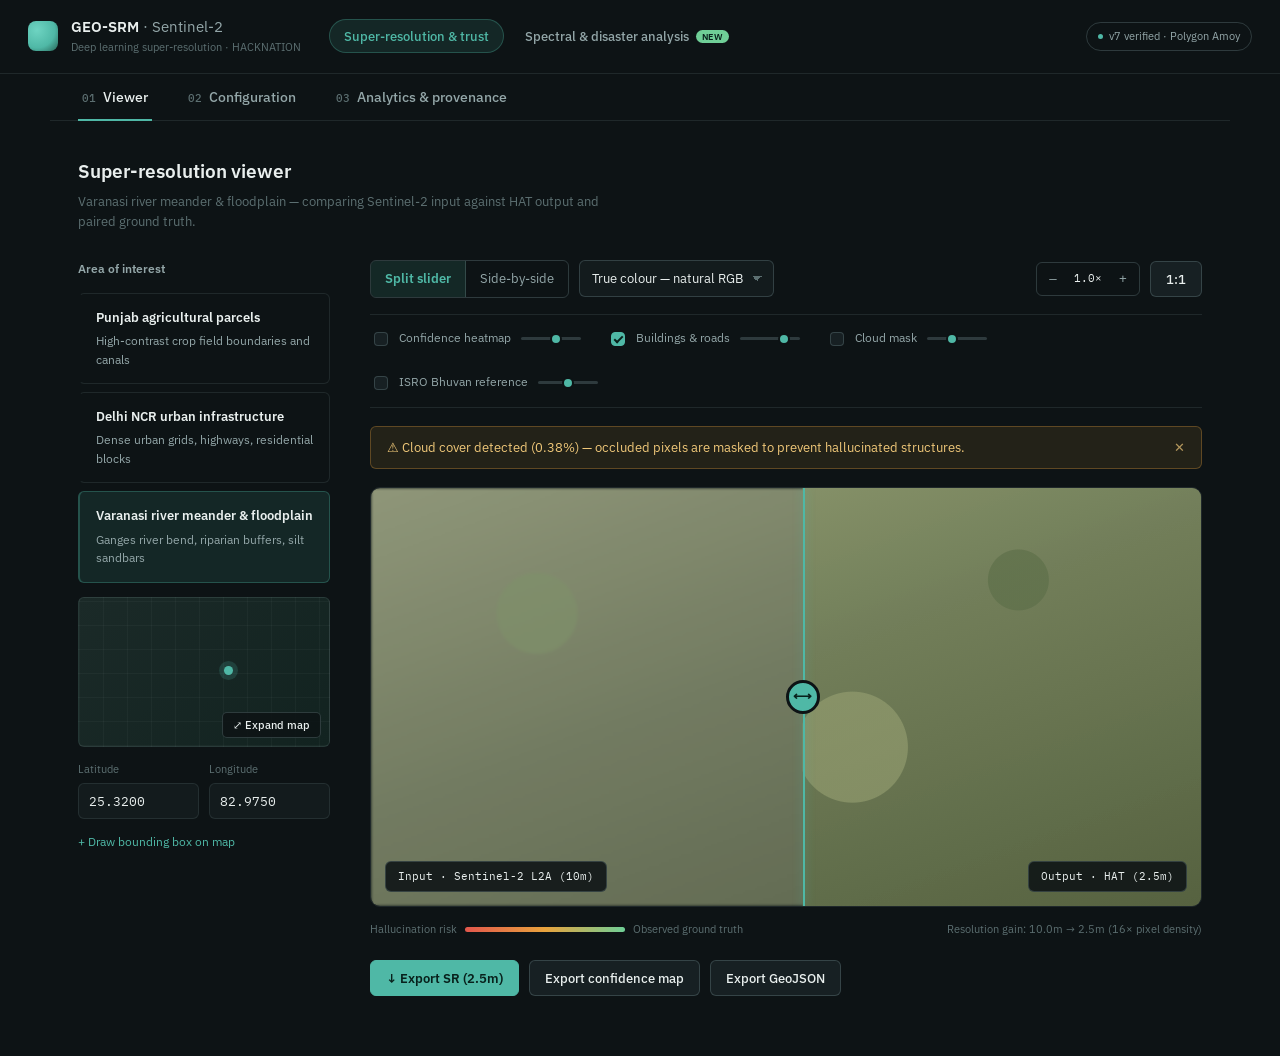
<file: frontend/geo-srm-redesign-v7.html>
<!DOCTYPE html>
<html lang="en">
<head>
<meta charset="UTF-8">
<title>NETRA · Sentinel-2 — Redesign v2</title>
<link rel="icon" type="image/png" href="/static/assets/logo.png">
<link rel="shortcut icon" href="/static/assets/logo.png">
<link rel="preconnect" href="https://fonts.googleapis.com">
<link href="https://fonts.googleapis.com/css2?family=IBM+Plex+Sans:wght@400;500;600&family=IBM+Plex+Mono:wght@400;500&display=swap" rel="stylesheet">
<style>
  :root{
    --bg:#0D1315;
    --panel:#131B1D;
    --panel-raised:#172023;
    --border:rgba(140,170,172,0.14);
    --border-strong:rgba(140,170,172,0.26);
    --text-1:#E9EFEE;
    --text-2:#93A6A8;
    --text-3:#5C6F71;
    --accent:#4FB8A6;
    --accent-soft:rgba(79,184,166,0.12);
    --warn:#E8A33D;
    --warn-soft:rgba(232,163,61,0.10);
    --risk:#E2574C;
    --good:#6FCF97;
    --radius:10px;
    --radius-sm:6px;
    --sans:'IBM Plex Sans', -apple-system, sans-serif;
    --mono:'IBM Plex Mono', ui-monospace, monospace;
    --maxw:1180px;
  }
  *{box-sizing:border-box;}
  html,body{margin:0;padding:0;}
  body{
    background:var(--bg);color:var(--text-1);font-family:var(--sans);
    font-size:14px;line-height:1.55;-webkit-font-smoothing:antialiased;
  }
  ::selection{background:var(--accent-soft);}

  /* ---------- Header ---------- */
  header{
    display:flex;align-items:center;justify-content:space-between;
    padding:16px 28px;border-bottom:1px solid var(--border);
  }
  .brand{display:flex;align-items:center;gap:13px;}
  .brand-mark{
    width:30px;height:30px;border-radius:8px;flex-shrink:0;
    background:radial-gradient(circle at 30% 30%, #6ED4C2, var(--accent) 60%, #276456);
  }
  .brand-text h1{margin:0;font-size:14.5px;font-weight:600;}
  .brand-text h1 span{color:var(--text-2);font-weight:400;}
  .brand-text p{margin:1px 0 0;font-size:11px;color:var(--text-3);}
  .badge{
    display:flex;align-items:center;gap:6px;padding:5px 11px;border-radius:20px;
    font-size:11px;color:var(--text-2);border:1px solid var(--border-strong);
  }
  .badge .dot{width:5px;height:5px;border-radius:50%;background:var(--accent);}

  /* ---------- Tab nav ---------- */
  nav.tabs{
    display:flex;gap:6px;padding:0 28px;border-bottom:1px solid var(--border);
    max-width:var(--maxw);margin:0 auto;
  }
  nav.tabs button{
    font-family:var(--sans);background:none;border:none;color:var(--text-2);
    font-size:13.5px;font-weight:500;padding:14px 4px;margin-right:26px;
    cursor:pointer;position:relative;
  }
  nav.tabs button.active{color:var(--text-1);}
  nav.tabs button.active::after{
    content:"";position:absolute;left:0;right:0;bottom:-1px;height:2px;background:var(--accent);
  }
  nav.tabs button .n{
    font-family:var(--mono);font-size:10.5px;color:var(--text-3);margin-right:7px;
  }

  .page{display:none;max-width:var(--maxw);margin:0 auto;padding:36px 28px 60px;}
  .page.active{display:block;}

  /* ---------- Viewer page layout (AOI rail + main viewer) ---------- */
  .viewer-layout{display:grid;grid-template-columns:252px 1fr;gap:40px;}
  @media (max-width:900px){.viewer-layout{grid-template-columns:1fr;}}
  .aoi-rail h3{font-size:12px;font-weight:600;margin:0 0 14px;color:var(--text-2);text-transform:none;}

  .page-head{margin-bottom:28px;}
  .page-head h2{margin:0 0 6px;font-size:19px;font-weight:600;}
  .page-head p{margin:0;font-size:13px;color:var(--text-3);max-width:560px;}

  /* ---------- Viewer page ---------- */
  .toolbar{
    display:flex;align-items:center;justify-content:space-between;flex-wrap:wrap;gap:12px;
    margin-bottom:16px;
  }
  .toolbar-left,.toolbar-right{display:flex;align-items:center;gap:10px;flex-wrap:wrap;}
  select{
    background:var(--panel);border:1px solid var(--border-strong);border-radius:var(--radius-sm);
    padding:9px 30px 9px 12px;color:var(--text-1);font-family:var(--sans);font-size:13px;
    appearance:none;
    background-image:linear-gradient(45deg,transparent 50%,var(--text-3) 50%),linear-gradient(135deg,var(--text-3) 50%,transparent 50%);
    background-position:calc(100% - 16px) center, calc(100% - 11px) center;
    background-size:5px 5px,5px 5px;background-repeat:no-repeat;
  }
  .toggle-group{display:flex;border:1px solid var(--border-strong);border-radius:var(--radius-sm);overflow:hidden;}
  .toggle-group span{padding:8px 14px;font-size:12.5px;color:var(--text-2);cursor:pointer;}
  .toggle-group span.active{background:var(--accent-soft);color:var(--accent);font-weight:600;}
  .toggle-group span:not(:last-child){border-right:1px solid var(--border-strong);}
  .btn{
    font-family:var(--sans);font-size:12.5px;font-weight:500;padding:9px 15px;
    border-radius:var(--radius-sm);border:1px solid var(--border-strong);
    background:var(--panel-raised);color:var(--text-1);cursor:pointer;
  }
  .btn:hover{border-color:var(--accent);}
  .btn-primary{background:var(--accent);color:#08211C;border-color:var(--accent);font-weight:600;}
  .zoom-group{display:flex;align-items:center;gap:2px;border:1px solid var(--border-strong);border-radius:var(--radius-sm);padding:3px;}
  .zoom-group button{width:26px;height:26px;border:none;background:transparent;color:var(--text-2);border-radius:4px;cursor:pointer;}
  .zoom-group .zval{font-family:var(--mono);font-size:11px;padding:0 6px;}

  .layers-row{
    display:flex;gap:24px;flex-wrap:wrap;padding:14px 0;
    border-top:1px solid var(--border);border-bottom:1px solid var(--border);margin-bottom:18px;
  }
  .layer-toggle{display:flex;align-items:center;gap:8px;font-size:12px;color:var(--text-2);}
  .layer-toggle input[type=checkbox]{
    appearance:none;width:14px;height:14px;border-radius:4px;border:1px solid var(--border-strong);
    background:var(--panel-raised);cursor:pointer;position:relative;
  }
  .layer-toggle input[type=checkbox]:checked{background:var(--accent);border-color:var(--accent);}
  .layer-toggle input[type=checkbox]:checked::after{
    content:"";position:absolute;left:4px;top:1px;width:3px;height:7px;
    border:solid #08211C;border-width:0 2px 2px 0;transform:rotate(45deg);
  }
  .layer-toggle .opac{width:60px;}
  input[type=range]{-webkit-appearance:none;height:3px;border-radius:2px;background:var(--border-strong);outline:none;}
  input[type=range]::-webkit-slider-thumb{-webkit-appearance:none;width:12px;height:12px;border-radius:50%;background:var(--accent);cursor:pointer;border:2px solid #0D1315;}

  .alert{
    padding:11px 16px;border-radius:var(--radius-sm);background:var(--warn-soft);
    border:1px solid rgba(232,163,61,.3);display:flex;align-items:center;gap:10px;
    font-size:12.5px;color:#F0C879;margin-bottom:18px;
  }
  .alert .x{margin-left:auto;cursor:pointer;opacity:.7;}

  .viewer{
    display:grid;grid-template-columns:1fr 1fr 1fr;gap:1px;background:var(--border);
    border-radius:var(--radius);overflow:hidden;border:1px solid var(--border);
  }
  .pane{background:var(--panel);}
  .pane-head{padding:11px 14px;font-size:12px;color:var(--text-2);border-bottom:1px solid var(--border);display:flex;justify-content:space-between;}
  .pane-head b{color:var(--text-1);font-weight:600;}
  .pane-img{height:320px;}
  .tex1{background:radial-gradient(circle at 20% 30%, rgba(120,150,90,.55) 0 40px, transparent 41px),radial-gradient(circle at 60% 65%, rgba(150,160,110,.5) 0 55px, transparent 56px),radial-gradient(circle at 80% 20%, rgba(90,110,70,.5) 0 30px, transparent 31px),linear-gradient(160deg,#8F9A6E,#6F7C55 45%,#54613F);filter:saturate(.75) contrast(.9) blur(1.5px);}
  .tex2{background:radial-gradient(circle at 22% 32%, rgba(120,150,90,.65) 0 40px, transparent 41px),radial-gradient(circle at 58% 62%, rgba(150,160,110,.6) 0 55px, transparent 56px),radial-gradient(circle at 78% 22%, rgba(90,110,70,.6) 0 30px, transparent 31px),linear-gradient(160deg,#94A072,#727F58 45%,#576440);filter:saturate(.9) contrast(1.05);}
  .tex3{background:radial-gradient(circle at 24% 34%, rgba(110,120,95,.6) 0 38px, transparent 39px),radial-gradient(circle at 55% 60%, rgba(160,150,120,.55) 0 60px, transparent 61px),linear-gradient(160deg,#8D8975,#6D6C5B 45%,#524F42);filter:saturate(.8) contrast(1);}
  .pane-foot{padding:9px 14px;display:flex;justify-content:space-between;font-family:var(--mono);font-size:10.5px;color:var(--text-3);border-top:1px solid var(--border);}

  .scale-bar{margin-top:18px;display:flex;flex-direction:column;gap:8px;}
  .scale-bar .grad{height:6px;border-radius:3px;background:linear-gradient(90deg,var(--risk),var(--warn),var(--good));}
  .scale-bar .labels{display:flex;justify-content:space-between;font-size:10.5px;color:var(--text-3);}

  .export-row{display:flex;gap:10px;margin-top:22px;}

  /* ---------- Configuration page ---------- */
  .config-grid{display:grid;grid-template-columns:1fr 1fr;gap:56px;}
  @media (max-width:820px){.config-grid{grid-template-columns:1fr;}}
  .config-col h3{font-size:13px;font-weight:600;margin:0 0 16px;color:var(--text-1);}
  .aoi-card{
    padding:14px 16px;border-radius:var(--radius-sm);border:1px solid var(--border);
    border-left:2px solid transparent;cursor:pointer;margin-bottom:8px;
  }
  .aoi-card:hover{border-color:var(--border-strong);}
  .aoi-card.active{border-left-color:var(--accent);background:var(--accent-soft);border-color:rgba(79,184,166,.3);}
  .aoi-card h4{margin:0 0 4px;font-size:13px;font-weight:600;}
  .aoi-card p{margin:0;font-size:12px;color:var(--text-2);}
  .map-preview{
    height:150px;border-radius:var(--radius-sm);margin-top:14px;position:relative;overflow:hidden;
    border:1px solid var(--border);
    background:repeating-linear-gradient(0deg, rgba(255,255,255,.03) 0 1px, transparent 1px 24px),repeating-linear-gradient(90deg, rgba(255,255,255,.03) 0 1px, transparent 1px 24px),linear-gradient(135deg,#1B2A28,#122320);
  }
  .map-preview .pin{position:absolute;top:46%;left:58%;width:9px;height:9px;border-radius:50%;background:var(--accent);box-shadow:0 0 0 5px rgba(79,184,166,.18);}
  .map-expand-btn{
    position:absolute;bottom:8px;right:8px;padding:5px 10px;font-size:10.5px;font-weight:500;
    border-radius:5px;border:1px solid var(--border-strong);background:rgba(13,19,21,.85);
    color:var(--text-1);cursor:pointer;font-family:var(--sans);
  }
  .map-expand-btn:hover{border-color:var(--accent);color:var(--accent);}

  /* ---------- Full map modal ---------- */
  .map-modal-overlay{
    display:none;position:fixed;inset:0;background:rgba(6,9,10,.72);z-index:100;
    align-items:center;justify-content:center;padding:28px;
  }
  .map-modal-overlay.open{display:flex;}
  .map-modal{
    width:100%;max-width:1120px;height:88vh;background:var(--bg);border:1px solid var(--border-strong);
    border-radius:12px;display:flex;flex-direction:column;overflow:hidden;
  }
  .map-modal-head{
    display:flex;align-items:center;justify-content:space-between;padding:16px 20px;
    border-bottom:1px solid var(--border);
  }
  .map-modal-head h3{margin:0;font-size:14.5px;font-weight:600;}
  .map-modal-close{
    width:30px;height:30px;border-radius:50%;border:1px solid var(--border-strong);background:var(--panel-raised);
    color:var(--text-2);cursor:pointer;font-size:14px;
  }
  .map-modal-close:hover{color:var(--text-1);border-color:var(--accent);}
  .map-modal-toolbar{
    display:flex;align-items:center;gap:12px;padding:14px 20px;border-bottom:1px solid var(--border);
    flex-wrap:wrap;
  }
  .map-search{
    flex:1;min-width:220px;display:flex;align-items:center;gap:8px;
    background:var(--panel);border:1px solid var(--border-strong);border-radius:var(--radius-sm);
    padding:9px 12px;
  }
  .map-search input{
    flex:1;background:none;border:none;outline:none;color:var(--text-1);
    font-family:var(--sans);font-size:13px;
  }
  .map-search .icon{color:var(--text-3);font-size:13px;}
  .map-modal-toolbar .divider{width:1px;height:22px;background:var(--border-strong);}
  .map-modal-toolbar .coord-inline{display:flex;align-items:center;gap:6px;}
  .map-modal-toolbar .coord-inline input{
    width:88px;background:var(--panel);border:1px solid var(--border);border-radius:var(--radius-sm);
    padding:8px 9px;color:var(--text-1);font-family:var(--mono);font-size:12px;
  }
  .map-modal-body{flex:1;position:relative;overflow:hidden;}
  .map-canvas{
    position:absolute;inset:0;
    background:
      repeating-linear-gradient(0deg, rgba(255,255,255,.035) 0 1px, transparent 1px 34px),
      repeating-linear-gradient(90deg, rgba(255,255,255,.035) 0 1px, transparent 1px 34px),
      radial-gradient(circle at 35% 40%, #22403A 0, transparent 45%),
      radial-gradient(circle at 68% 62%, #1E3630 0, transparent 40%),
      linear-gradient(135deg,#16211F,#0F1917);
  }
  .map-canvas .pin-lg{
    position:absolute;top:44%;left:56%;width:16px;height:16px;border-radius:50%;
    background:var(--accent);box-shadow:0 0 0 8px rgba(79,184,166,.16);
  }
  .map-canvas .bbox{
    position:absolute;top:36%;left:46%;width:220px;height:150px;
    border:2px solid var(--accent);background:rgba(79,184,166,.08);border-radius:2px;
  }
  .map-modal-foot{
    display:flex;align-items:center;justify-content:space-between;padding:14px 20px;
    border-top:1px solid var(--border);
  }
  .map-modal-foot .coords-readout{font-family:var(--mono);font-size:12px;color:var(--text-2);}
  .map-zoom-controls{
    position:absolute;bottom:16px;right:16px;display:flex;flex-direction:column;
    border:1px solid var(--border-strong);border-radius:var(--radius-sm);overflow:hidden;
  }
  .map-zoom-controls button{
    width:32px;height:32px;background:var(--panel-raised);border:none;border-bottom:1px solid var(--border);
    color:var(--text-1);cursor:pointer;font-size:15px;
  }
  .map-zoom-controls button:last-child{border-bottom:none;}
  .coord-row{display:flex;gap:10px;margin-top:14px;}
  .field{flex:1;}
  .field label{display:block;font-size:11px;color:var(--text-3);margin-bottom:5px;}
  .field input{width:100%;background:var(--panel);border:1px solid var(--border);border-radius:var(--radius-sm);padding:9px 10px;color:var(--text-1);font-family:var(--mono);font-size:12.5px;}
  .link-action{font-size:12px;color:var(--accent);cursor:pointer;margin-top:14px;display:inline-block;}

  .form-group{margin-bottom:20px;}
  .form-group label{display:block;font-size:12px;color:var(--text-2);margin-bottom:7px;}
  .form-group select{width:100%;padding:10px 30px 10px 12px;}
  .slider-row{display:flex;align-items:center;justify-content:space-between;margin-bottom:8px;}
  .slider-row label{margin:0;font-size:12px;color:var(--text-2);}
  .slider-row .val{font-family:var(--mono);font-size:12px;color:var(--accent);}
  .form-group input[type=range]{width:100%;}

  /* ---------- Analytics page ---------- */
  .analytics-grid{display:grid;grid-template-columns:1fr 1fr;gap:24px;margin-bottom:24px;}
  @media (max-width:900px){.analytics-grid{grid-template-columns:1fr;}}

  .acard{border:1px solid var(--border);border-radius:var(--radius);padding:26px 28px;background:var(--panel);}
  .acard.full{width:100%;}
  .acard-head{display:flex;align-items:center;justify-content:space-between;gap:12px;margin-bottom:22px;}
  .acard-head h3{margin:0;font-size:14.5px;font-weight:600;}

  .pill-badge{font-size:10.5px;font-weight:600;padding:4px 10px;border-radius:12px;white-space:nowrap;letter-spacing:.2px;}
  .pill-badge.teal{color:var(--accent);background:var(--accent-soft);}
  .pill-badge.violet{color:#C9BBF0;background:rgba(201,187,240,.12);}
  .pill-badge.amber{color:var(--warn);background:var(--warn-soft);}
  .pill-badge.neutral{color:var(--text-2);background:var(--panel-raised);border:1px solid var(--border-strong);}

  .tile-grid{display:grid;grid-template-columns:1fr 1fr;gap:14px;}
  .tile-grid-3{grid-template-columns:repeat(3,1fr);}
  @media (max-width:520px){.tile-grid-3{grid-template-columns:1fr 1fr;}}
  .tile{padding:16px 18px;border-radius:var(--radius-sm);background:var(--panel-raised);border:1px solid var(--border);}
  .tile .v{font-family:var(--mono);font-size:21px;font-weight:500;color:var(--text-1);white-space:nowrap;}
  .tile .v .unit{font-size:12px;color:var(--text-3);font-weight:400;margin-left:4px;}
  .tile .v.good{color:var(--good);}
  .tile .l{font-size:11px;color:var(--text-3);margin-top:6px;}

  .acard-note{font-size:12.5px;color:var(--text-2);margin:20px 0 0;line-height:1.6;padding-top:18px;border-top:1px solid var(--border);}
  .kv-strip{display:flex;gap:32px;margin-top:20px;padding-top:18px;border-top:1px solid var(--border);flex-wrap:wrap;}
  .kv-strip div{font-size:11.5px;color:var(--text-3);}
  .kv-strip div b{display:block;color:var(--text-1);font-family:var(--mono);font-size:12.5px;font-weight:500;margin-top:4px;}

  .pipeline-grid{
    display:grid;grid-template-columns:repeat(auto-fit,minmax(210px,1fr));gap:14px;
  }
  .pcell{background:var(--panel-raised);border:1px solid var(--border);border-radius:var(--radius-sm);padding:14px 16px;}
  .pcell .l{font-size:10.5px;color:var(--text-3);margin-bottom:7px;letter-spacing:.2px;}
  .pcell .v{font-family:var(--mono);font-size:12.5px;color:var(--text-1);line-height:1.6;}
  .chain-row{
    display:flex;align-items:center;justify-content:space-between;flex-wrap:wrap;gap:12px;
    margin-top:20px;padding:16px 18px;border:1px solid var(--border);border-radius:var(--radius-sm);
    background:var(--panel-raised);
  }
  .chain-row p{margin:0;font-size:12px;color:var(--text-2);}
  .chain-row p b{color:var(--text-1);font-weight:600;}

  /* ---------- Mode pills (header) ---------- */
  .mode-pills{display:flex;gap:6px;}
  .mode-pill{
    display:flex;align-items:center;gap:7px;padding:8px 14px;border-radius:20px;
    font-size:12.5px;font-weight:500;color:var(--text-2);border:1px solid transparent;
    cursor:pointer;background:transparent;font-family:var(--sans);
  }
  .mode-pill.active{background:var(--accent-soft);color:var(--accent);border-color:rgba(79,184,166,.3);}
  .mode-pill .tag-new{
    font-size:9px;font-weight:600;color:#08211C;background:var(--good);
    padding:1px 6px;border-radius:8px;letter-spacing:.3px;
  }

  /* ---------- Split slider comparison ---------- */
  .split-view{
    position:relative;height:420px;border-radius:var(--radius);overflow:hidden;
    border:1px solid var(--border);user-select:none;
  }
  .split-view .layer{position:absolute;inset:0;}
  .split-view .layer.over{clip-path:inset(0 0 0 52%);}
  .split-handle{position:absolute;top:0;bottom:0;left:52%;width:0;pointer-events:none;}
  .split-handle::before{
    content:"";position:absolute;top:0;bottom:0;left:0;width:2px;background:var(--accent);
    box-shadow:0 0 10px rgba(79,184,166,.6);
  }
  .split-grip{
    position:absolute;top:50%;left:0;transform:translate(-50%,-50%);
    width:34px;height:34px;border-radius:50%;background:var(--accent);color:#08211C;
    display:flex;align-items:center;justify-content:center;font-size:13px;font-weight:600;
    cursor:ew-resize;pointer-events:all;border:3px solid var(--bg);
  }
  .split-tag{
    position:absolute;bottom:14px;padding:6px 12px;border-radius:6px;
    background:rgba(13,19,21,.88);font-size:11px;color:var(--text-1);
    border:1px solid var(--border-strong);font-family:var(--mono);
  }
  .split-tag.left{left:14px;}
  .split-tag.right{right:14px;}
  .split-legend{
    display:flex;align-items:center;justify-content:space-between;flex-wrap:wrap;gap:10px;
    margin-top:14px;font-size:11px;color:var(--text-3);
  }
  .split-legend .grad-inline{width:160px;height:5px;border-radius:3px;background:linear-gradient(90deg,var(--risk),var(--warn),var(--good));}
  .split-legend .legend-l{display:flex;align-items:center;gap:8px;}
</style>
</head>
<body>

<header>
  <div style="display:flex;align-items:center;gap:28px;">
    <div class="brand">
      <div class="brand-mark"></div>
      <div class="brand-text">
        <h1>GEO-SRM <span>· Sentinel-2</span></h1>
        <p>Deep learning super-resolution · HACKNATION</p>
      </div>
    </div>
    <div class="mode-pills">
      <button class="mode-pill active" data-mode="sr">Super-resolution &amp; trust</button>
      <button class="mode-pill" data-mode="spectral">Spectral &amp; disaster analysis <span class="tag-new">NEW</span></button>
    </div>
  </div>
  <div class="badge"><span class="dot"></span> v7 verified · Polygon Amoy</div>
</header>

<nav class="tabs">
  <button class="active" data-page="viewer"><span class="n">01</span>Viewer</button>
  <button data-page="config"><span class="n">02</span>Configuration</button>
  <button data-page="analytics"><span class="n">03</span>Analytics &amp; provenance</button>
</nav>

<!-- ============ PAGE 1: VIEWER ============ -->
<section class="page active" id="page-viewer">
  <div class="page-head">
    <h2>Super-resolution viewer</h2>
    <p>Varanasi river meander &amp; floodplain — comparing Sentinel-2 input against HAT output and paired ground truth.</p>
  </div>

  <div class="viewer-layout">
  <div class="aoi-rail">
    <h3>Area of interest</h3>
    <div class="aoi-card">
      <h4>Punjab agricultural parcels</h4>
      <p>High-contrast crop field boundaries and canals</p>
    </div>
    <div class="aoi-card">
      <h4>Delhi NCR urban infrastructure</h4>
      <p>Dense urban grids, highways, residential blocks</p>
    </div>
    <div class="aoi-card active">
      <h4>Varanasi river meander &amp; floodplain</h4>
      <p>Ganges river bend, riparian buffers, silt sandbars</p>
    </div>
    <div class="map-preview">
      <div class="pin"></div>
      <button class="map-expand-btn" id="open-map-modal" title="Open full map">⤢ Expand map</button>
    </div>
    <div class="coord-row">
      <div class="field"><label>Latitude</label><input value="25.3200"></div>
      <div class="field"><label>Longitude</label><input value="82.9750"></div>
    </div>
    <span class="link-action" id="open-map-modal-2">+ Draw bounding box on map</span>
  </div>

  <div class="viewer-main">
  <div class="toolbar">
    <div class="toolbar-left">
      <div class="toggle-group" id="view-toggle">
        <span class="active" data-view="split">Split slider</span>
        <span data-view="grid">Side-by-side</span>
      </div>
      <select><option>True colour — natural RGB</option></select>
    </div>
    <div class="toolbar-right">
      <div class="zoom-group"><button>–</button><span class="zval">1.0×</span><button>+</button></div>
      <button class="btn">1:1</button>
    </div>
  </div>

  <div class="layers-row">
    <label class="layer-toggle"><input type="checkbox"> Confidence heatmap <input type="range" class="opac" value="60"></label>
    <label class="layer-toggle"><input type="checkbox" checked> Buildings &amp; roads <input type="range" class="opac" value="80"></label>
    <label class="layer-toggle"><input type="checkbox"> Cloud mask <input type="range" class="opac" value="40"></label>
    <label class="layer-toggle"><input type="checkbox"> ISRO Bhuvan reference <input type="range" class="opac" value="50"></label>
  </div>

  <div class="alert">⚠ Cloud cover detected (0.38%) — occluded pixels are masked to prevent hallucinated structures.<span class="x">✕</span></div>

  <!-- Split slider comparison (default) -->
  <div class="split-view" id="split-view">
    <div class="layer base tex1"></div>
    <div class="layer over tex2" id="split-over"></div>
    <div class="split-handle" id="split-handle">
      <div class="split-grip">⟷</div>
    </div>
    <div class="split-tag left">Input · Sentinel-2 L2A (10m)</div>
    <div class="split-tag right">Output · HAT (2.5m)</div>
  </div>
  <div class="split-legend">
    <div class="legend-l"><span>Hallucination risk</span><div class="grad-inline"></div><span>Observed ground truth</span></div>
    <span>Resolution gain: 10.0m → 2.5m (16× pixel density)</span>
  </div>

  <!-- Side-by-side 3-pane comparison (alternate) -->
  <div class="viewer" id="grid-view" style="display:none;margin-top:0;">
    <div class="pane">
      <div class="pane-head">Input <b>Sentinel-2 L2A · 10m</b></div>
      <div class="pane-img tex1"></div>
      <div class="pane-foot"><span>128 × 128 px</span><span>LR source</span></div>
    </div>
    <div class="pane">
      <div class="pane-head">Output <b>HAT · 2.5m</b></div>
      <div class="pane-img tex2"></div>
      <div class="pane-foot"><span>512 × 512 px</span><span>4× / 16× density</span></div>
    </div>
    <div class="pane">
      <div class="pane-head">Reference <b>Ground truth · 1.5m</b></div>
      <div class="pane-img tex3"></div>
      <div class="pane-foot"><span>SPOT 6/7 optical</span><span>Paired ground truth</span></div>
    </div>
  </div>

  <div class="export-row">
    <button class="btn btn-primary">↓ Export SR (2.5m)</button>
    <button class="btn">Export confidence map</button>
    <button class="btn">Export GeoJSON</button>
  </div>
  </div><!-- /viewer-main -->
  </div><!-- /viewer-layout -->
</section>

<!-- ============ PAGE: SPECTRAL & DISASTER ANALYSIS (placeholder) ============ -->
<section class="page" id="page-spectral">
  <div class="page-head">
    <h2>Spectral &amp; disaster analysis</h2>
    <p>NDVI, burn scars, flood extent and change detection on the same super-resolved Sentinel-2 stack.</p>
  </div>
  <div style="border:1px dashed var(--border-strong);border-radius:var(--radius);padding:48px 24px;text-align:center;color:var(--text-3);font-size:13px;">
    This module is coming soon — it will reuse the AOI and HAT output from the Super-resolution tab.
  </div>
</section>

<!-- ============ PAGE 2: CONFIGURATION ============ -->
<section class="page" id="page-config">
  <div class="page-head">
    <h2>Configuration</h2>
    <p>Set up the inference engine before running super-resolution. Area selection now lives in the Viewer tab.</p>
  </div>

  <div class="config-grid" style="grid-template-columns:1fr;max-width:480px;">
    <div class="config-col">
      <h3>Model &amp; inference engine</h3>
      <div class="form-group">
        <label>Architecture</label>
        <select><option>HAT — Hybrid Attention Transformer</option></select>
      </div>
      <div class="form-group">
        <label>Target resolution</label>
        <select><option>4× upscaling — 10.0m → 2.5m (sub-4m GSD)</option></select>
      </div>
      <div class="form-group">
        <label>Acquisition mode</label>
        <div class="toggle-group" style="width:100%;">
          <span class="active" style="flex:1;text-align:center;">Single pass</span>
          <span style="flex:1;text-align:center;">Multi-temporal (3-pass)</span>
        </div>
      </div>
      <div class="form-group">
        <div class="slider-row"><label>MC-dropout passes</label><span class="val">8 passes</span></div>
        <input type="range" min="1" max="16" value="8">
      </div>
      <span class="link-action">↑ Upload custom GeoTIFF / tile</span>
    </div>
  </div>
</section>

<!-- ============ PAGE 3: ANALYTICS ============ -->
<section class="page" id="page-analytics">
  <div class="page-head">
    <h2>Analytics &amp; provenance</h2>
    <p>Uncertainty, validation against ground truth, detected infrastructure, and the inference chain of custody.</p>
  </div>

  <div class="analytics-grid">
    <div class="acard">
      <div class="acard-head">
        <h3>Hallucination &amp; uncertainty</h3>
        <span class="pill-badge teal">The USP</span>
      </div>
      <div class="tile-grid">
        <div class="tile"><div class="v good">97.66%</div><div class="l">Avg. confidence score</div></div>
        <div class="tile"><div class="v">0</div><div class="l">MC-dropout variance</div></div>
        <div class="tile"><div class="v">0.84°</div><div class="l">Spectral angle (SAM)</div></div>
        <div class="tile"><div class="v">0.0008</div><div class="l">Cycle-consistency MAE</div></div>
      </div>
      <p class="acard-note">Verified via ESA opensr-test and Monte-Carlo dropout variance, so judges can check whether fine boundaries are physically observed by Sentinel-2 or synthesised by the model.</p>
    </div>

    <div class="acard">
      <div class="acard-head">
        <h3>Validation vs. HR reference</h3>
        <span class="pill-badge violet">Paired ground truth</span>
      </div>
      <div class="tile-grid">
        <div class="tile"><div class="v">12.81<span class="unit">dB</span></div><div class="l">PSNR vs HR reference</div></div>
        <div class="tile"><div class="v">0.0742</div><div class="l">SSIM structure index</div></div>
        <div class="tile"><div class="v">17.45</div><div class="l">ERGAS synthesis error</div></div>
        <div class="tile"><div class="v">912<span class="unit">ms</span></div><div class="l">Inference latency (CPU)</div></div>
      </div>
      <div class="kv-strip">
        <div>AROSICS shift (x, y)<b>−32px, −32px</b></div>
        <div>Reference source<b>WorldStrat · SPOT 1.5m</b></div>
        <div>Last validated<b>2026-09-14</b></div>
      </div>
    </div>
  </div>

  <div class="acard full" style="margin-bottom:24px;">
    <div class="acard-head">
      <h3>Detected infrastructure</h3>
      <span class="pill-badge amber">Multi-class extraction</span>
    </div>
    <div class="tile-grid tile-grid-3">
      <div class="tile"><div class="v">572</div><div class="l">Building footprints</div></div>
      <div class="tile"><div class="v">0.65<span class="unit">km</span></div><div class="l">Road corridors</div></div>
      <div class="tile"><div class="v good">98.2%</div><div class="l">Detection confidence</div></div>
    </div>
    <p class="acard-note">Full vector topology exported as GeoJSON with per-feature confidence metrics for downstream GIS analysis.</p>
  </div>

  <div class="acard full">
    <div class="acard-head">
      <h3>Pipeline verification</h3>
      <span class="pill-badge neutral">Live provenance</span>
    </div>
    <div class="pipeline-grid">
      <div class="pcell"><div class="l">Active checkpoint</div><div class="v">hat_worldstrat_x4.onnx</div></div>
      <div class="pcell"><div class="l">Dropout mode</div><div class="v">MC-active · 8 passes</div></div>
      <div class="pcell"><div class="l">Array dimensions</div><div class="v">128×128 → 512×512</div></div>
      <div class="pcell"><div class="l">Stage 2 sharpening</div><div class="v">None (raw output)</div></div>
      <div class="pcell"><div class="l">Ground truth reference</div><div class="v">WorldStrat · SPOT 1.5m</div></div>
      <div class="pcell"><div class="l">Temporal fusion</div><div class="v">Single-pass (default)</div></div>
      <div class="pcell"><div class="l">Blockchain provenance</div><div class="v">v3 · 0x0194ca74…</div></div>
      <div class="pcell"><div class="l">Per-pixel variance</div><div class="v">min 0.0 · max 0.0</div></div>
    </div>
    <div class="chain-row">
      <p>On-chain provenance: <b>sub-11cm geo-tagging</b> · SHA-256 anchored to Polygon Amoy testnet, chain ID 80002</p>
      <button class="btn">View on explorer</button>
    </div>
  </div>
</section>

<!-- ============ FULL MAP MODAL ============ -->
<div class="map-modal-overlay" id="map-modal-overlay">
  <div class="map-modal">
    <div class="map-modal-head">
      <h3>Choose location</h3>
      <button class="map-modal-close" id="map-modal-close">✕</button>
    </div>
    <div class="map-modal-toolbar">
      <div class="map-search">
        <span class="icon">🔍</span>
        <input type="text" placeholder="Search a place — e.g. Varanasi, India">
      </div>
      <div class="divider"></div>
      <div class="coord-inline">
        <input type="text" placeholder="Lat" value="25.3200">
        <input type="text" placeholder="Lon" value="82.9750">
        <button class="btn btn-sm">Jump</button>
      </div>
      <div class="divider"></div>
      <button class="btn btn-sm" id="map-modal-draw">▭ Draw bounding box</button>
    </div>
    <div class="map-modal-body">
      <div class="map-canvas">
        <div class="pin-lg"></div>
        <div class="bbox"></div>
      </div>
      <div class="map-zoom-controls">
        <button>+</button>
        <button>–</button>
      </div>
    </div>
    <div class="map-modal-foot">
      <span class="coords-readout">Selected: Lat 25.3200 · Lon 82.9750 · bbox ~ 6.2 km × 4.1 km</span>
      <div style="display:flex;gap:10px;">
        <button class="btn" id="map-modal-cancel">Cancel</button>
        <button class="btn btn-primary" id="map-modal-apply">Apply selection</button>
      </div>
    </div>
  </div>
</div>

<script>
  // page tabs (Viewer / Configuration / Analytics)
  document.querySelectorAll('nav.tabs button').forEach(btn=>{
    btn.addEventListener('click',()=>{
      document.querySelectorAll('nav.tabs button').forEach(b=>b.classList.remove('active'));
      document.querySelectorAll('.page').forEach(p=>p.classList.remove('active'));
      btn.classList.add('active');
      document.getElementById('page-'+btn.dataset.page).classList.add('active');
    });
  });

  // header mode pills (Super-resolution vs Spectral & disaster)
  document.querySelectorAll('.mode-pill').forEach(pill=>{
    pill.addEventListener('click',()=>{
      document.querySelectorAll('.mode-pill').forEach(p=>p.classList.remove('active'));
      pill.classList.add('active');
      document.querySelectorAll('nav.tabs button').forEach(b=>b.classList.remove('active'));
      document.querySelectorAll('.page').forEach(p=>p.classList.remove('active'));
      if(pill.dataset.mode==='spectral'){
        document.getElementById('page-spectral').classList.add('active');
      }else{
        document.querySelector('nav.tabs button[data-page="viewer"]').classList.add('active');
        document.getElementById('page-viewer').classList.add('active');
      }
    });
  });

  // split slider vs side-by-side toggle
  document.getElementById('view-toggle').querySelectorAll('span').forEach(s=>{
    s.addEventListener('click',()=>{
      document.getElementById('view-toggle').querySelectorAll('span').forEach(x=>x.classList.remove('active'));
      s.classList.add('active');
      const split=s.dataset.view==='split';
      document.getElementById('split-view').style.display=split?'block':'none';
      document.querySelector('.split-legend').style.display=split?'flex':'none';
      document.getElementById('grid-view').style.display=split?'none':'grid';
    });
  });

  // draggable split handle
  (function(){
    const view=document.getElementById('split-view');
    const handle=document.getElementById('split-handle');
    const over=document.getElementById('split-over');
    let dragging=false;
    function setPct(clientX){
      const rect=view.getBoundingClientRect();
      let pct=((clientX-rect.left)/rect.width)*100;
      pct=Math.max(4,Math.min(96,pct));
      handle.style.left=pct+'%';
      over.style.clipPath='inset(0 0 0 '+pct+'%)';
    }
    handle.addEventListener('mousedown',()=>{dragging=true;});
    window.addEventListener('mouseup',()=>{dragging=false;});
    window.addEventListener('mousemove',(e)=>{if(dragging)setPct(e.clientX);});
    view.addEventListener('click',(e)=>{ if(e.target.closest('.split-grip')) return; setPct(e.clientX); });
  })();

  document.querySelectorAll('.aoi-card').forEach(c=>{
    c.addEventListener('click',()=>{
      document.querySelectorAll('.aoi-card').forEach(x=>x.classList.remove('active'));
      c.classList.add('active');
    });
  });
  document.querySelectorAll('.config-grid .toggle-group, .toolbar-left .toggle-group:not(#view-toggle)').forEach(g=>{
    g.querySelectorAll('span').forEach(s=>{
      s.addEventListener('click',()=>{
        g.querySelectorAll('span').forEach(x=>x.classList.remove('active'));
        s.classList.add('active');
      });
    });
  });
  document.querySelectorAll('input[type=range]').forEach(r=>{
    r.addEventListener('input',()=>{
      const row=r.closest('.slider-row');
      if(row) row.querySelector('.val').textContent = r.value + ' passes';
    });
  });
  // full map modal
  (function(){
    const overlay=document.getElementById('map-modal-overlay');
    const open=()=>overlay.classList.add('open');
    const close=()=>overlay.classList.remove('open');
    document.getElementById('open-map-modal').addEventListener('click',open);
    document.getElementById('open-map-modal-2').addEventListener('click',open);
    document.getElementById('map-modal-close').addEventListener('click',close);
    document.getElementById('map-modal-cancel').addEventListener('click',close);
    document.getElementById('map-modal-apply').addEventListener('click',close);
    overlay.addEventListener('click',(e)=>{ if(e.target===overlay) close(); });
  })();
</script>

</body>
</html>
</file>
